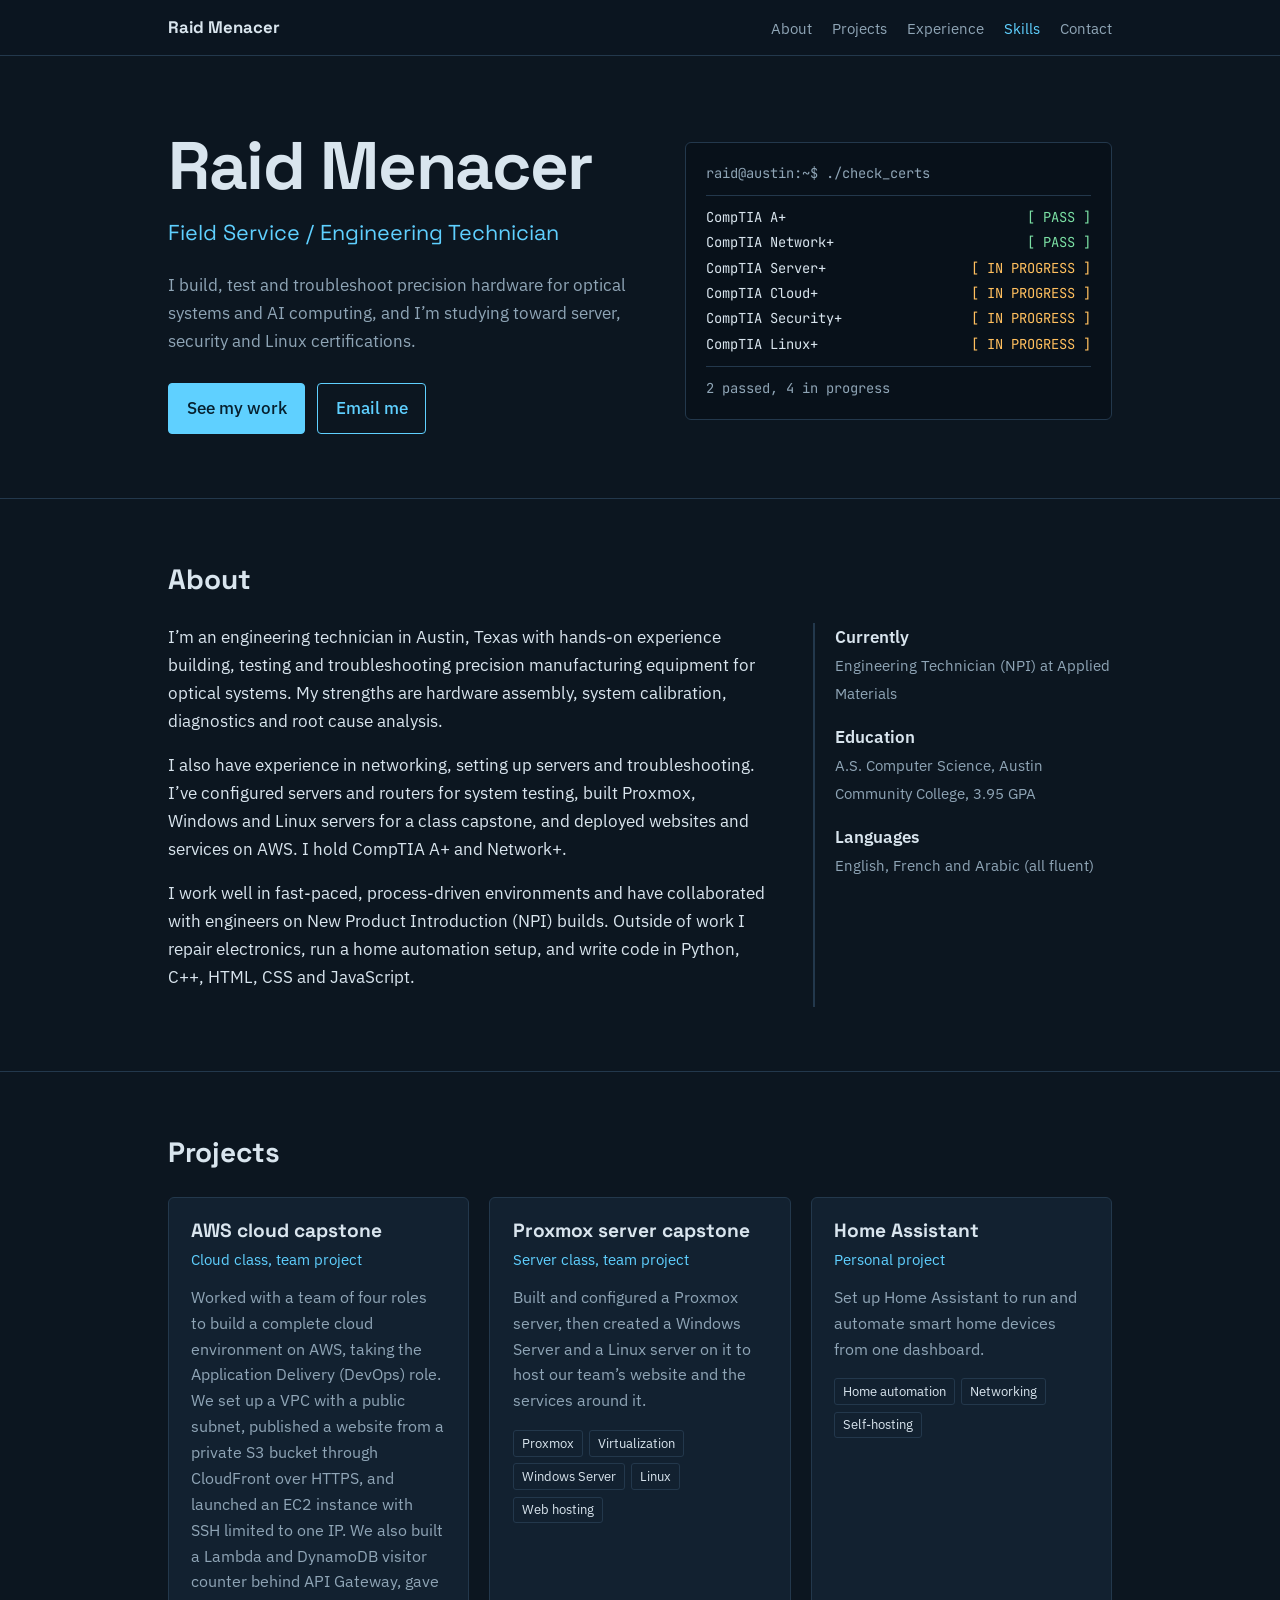
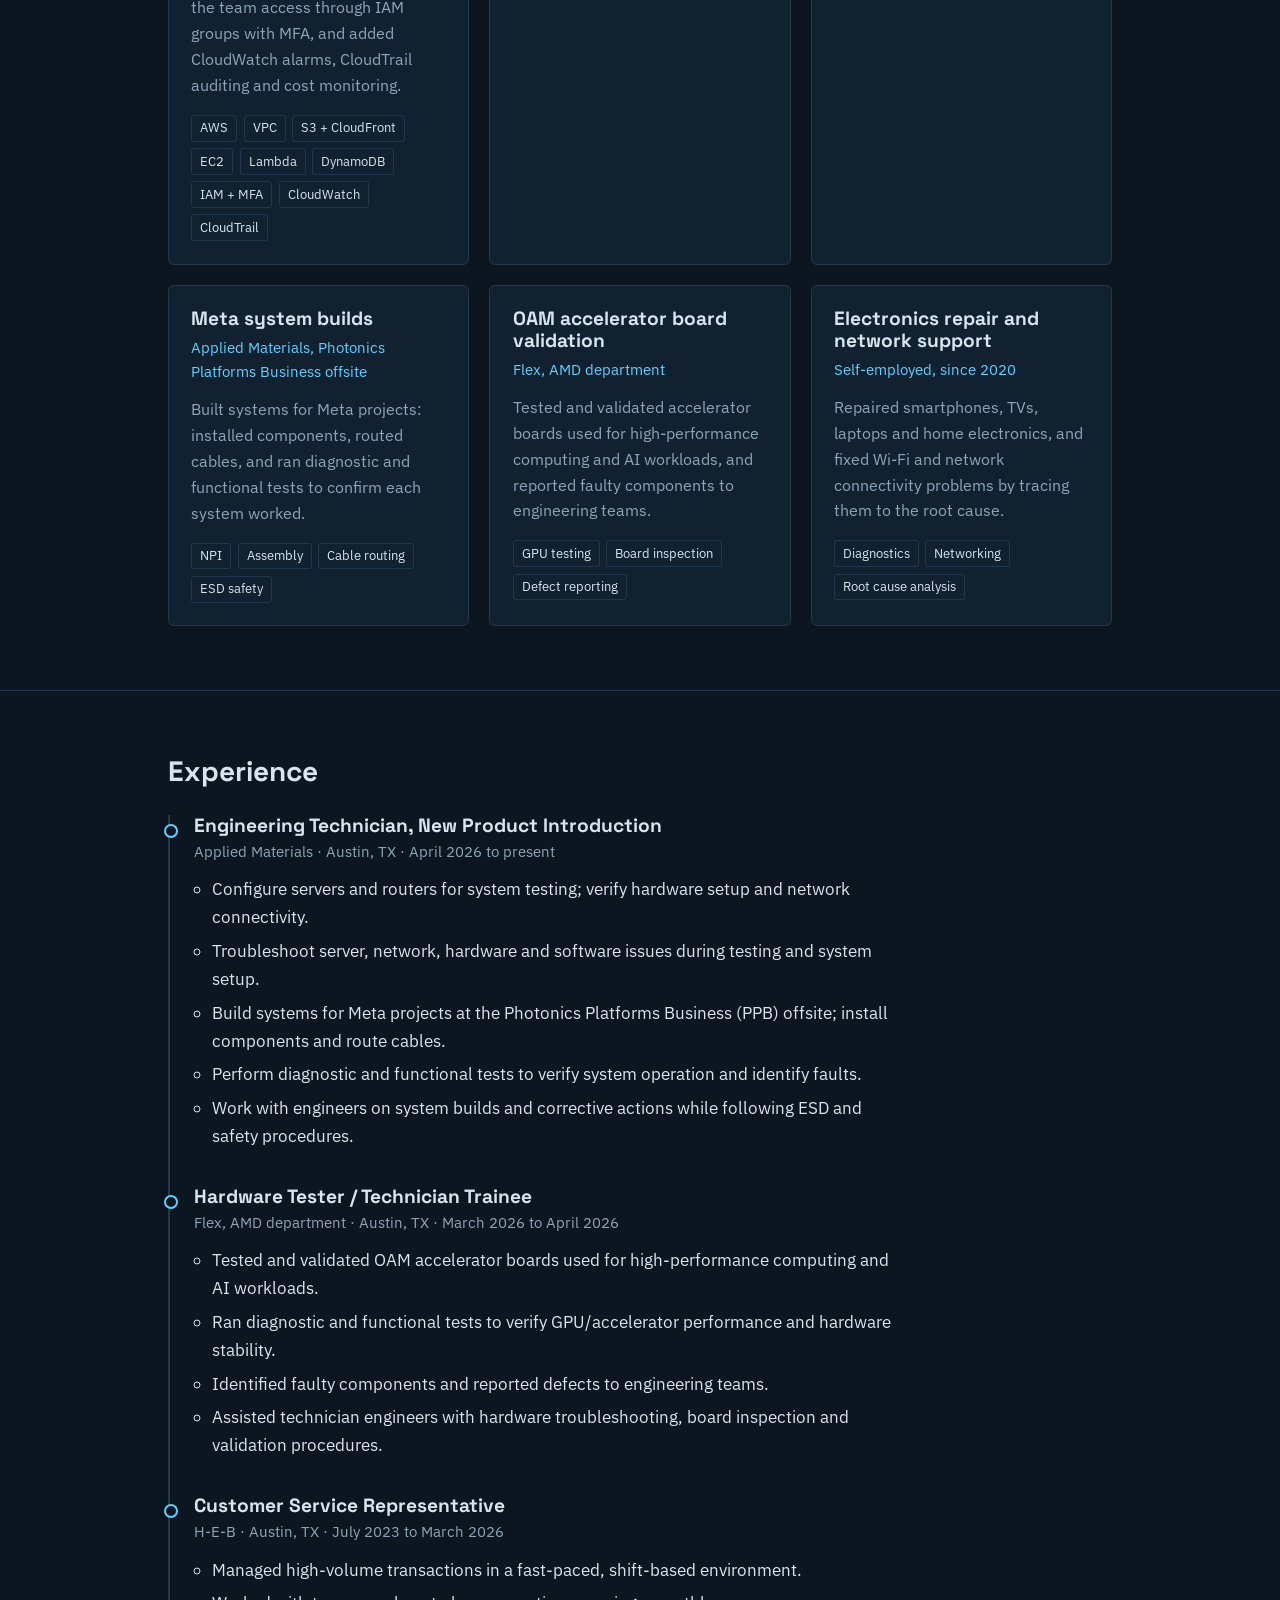
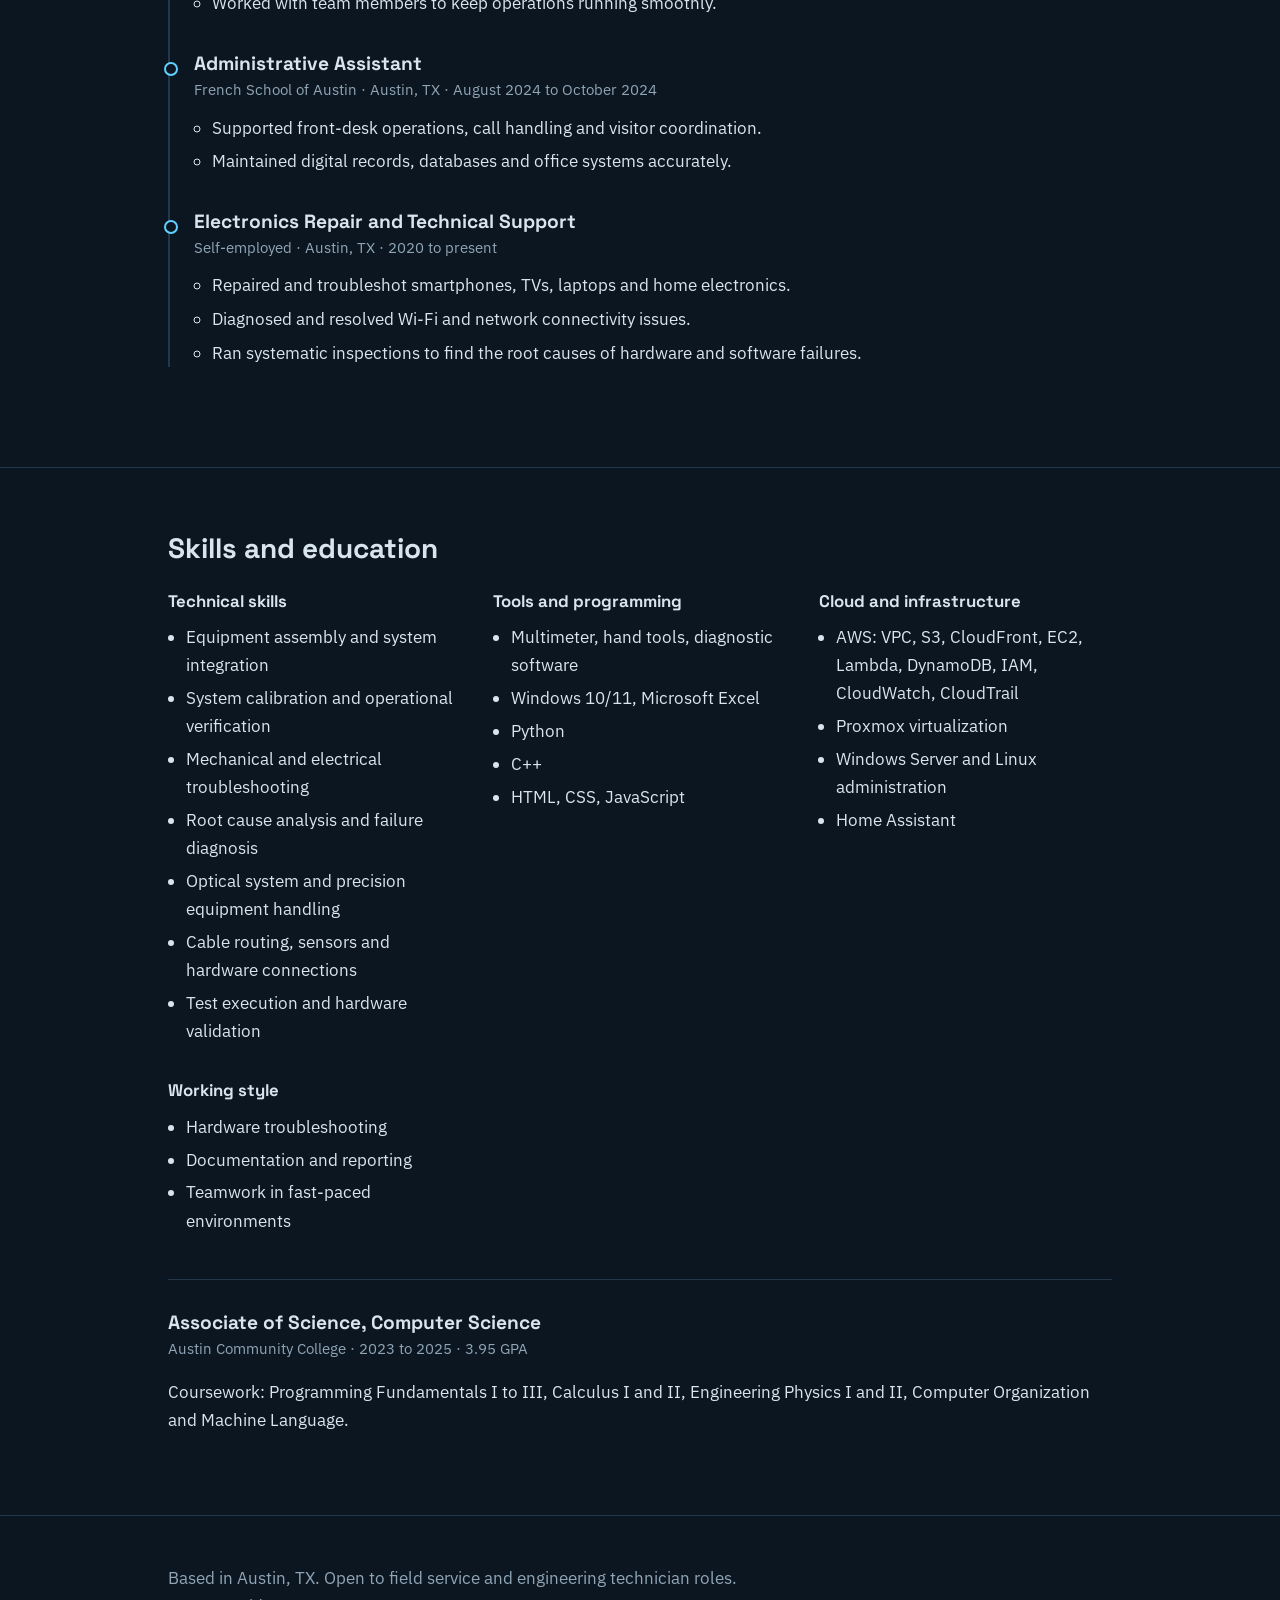
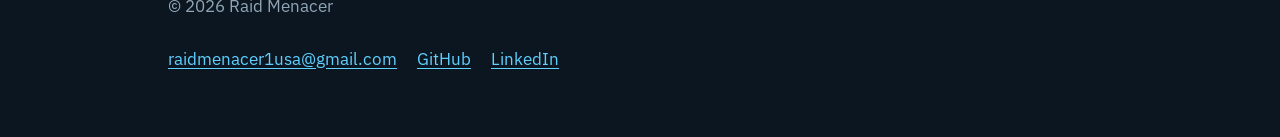
<file: index.html>
<!DOCTYPE html>
<html lang="en">
<head>
<meta charset="utf-8">
<meta name="viewport" content="width=device-width, initial-scale=1">
<title>Raid Menacer | Field Service / Engineering Technician</title>
<meta name="description" content="Engineering technician in Austin, TX building, testing and troubleshooting precision hardware for optical systems and AI computing.">
<link rel="preconnect" href="https://fonts.googleapis.com">
<link rel="preconnect" href="https://fonts.gstatic.com" crossorigin>
<link href="https://fonts.googleapis.com/css2?family=IBM+Plex+Sans:wght@400;500;600&family=JetBrains+Mono:wght@400;500&family=Space+Grotesk:wght@500;700&display=swap" rel="stylesheet">
<link rel="stylesheet" href="style.css">
</head>
<body>

<nav>
  <div class="wrap">
    <strong>Raid Menacer</strong>
    <ul>
      <li><a href="#about">About</a></li>
      <li><a href="#projects">Projects</a></li>
      <li><a href="#experience">Experience</a></li>
      <li><a href="#skills">Skills</a></li>
      <li><a href="#contact">Contact</a></li>
    </ul>
  </div>
</nav>

<header class="hero">
  <div class="wrap">
    <div>
      <h1>Raid Menacer</h1>
      <div class="role">Field Service / Engineering Technician</div>
      <p>I build, test and troubleshoot precision hardware for optical systems and AI computing, and I’m studying toward server, security and Linux certifications.</p>
      <div class="btns">
        <a class="btn fill" href="#projects">See my work</a>
        <a class="btn" href="mailto:raidmenacer1usa@gmail.com">Email me</a>
      </div>
    </div>

    <!-- Certification status readout. Edit the rows as your certifications change. -->
    <div class="readout" role="img" aria-label="Certification status: CompTIA A+ and Network+ passed; Server+, Security+ and Linux+ in progress">
      <div class="head">raid@austin:~$ ./check_certs</div>
      <div class="row"><span>CompTIA A+</span><span class="pass">[ PASS ]</span></div>
      <div class="row"><span>CompTIA Network+</span><span class="pass">[ PASS ]</span></div>
      <div class="row"><span>CompTIA Server+</span><span class="pending">[ IN PROGRESS ]</span></div>
      <div class="row"><span>CompTIA Cloud+</span><span class="pending">[ IN PROGRESS ]</span></div>
      <div class="row"><span>CompTIA Security+</span><span class="pending">[ IN PROGRESS ]</span></div>
      <div class="row"><span>CompTIA Linux+</span><span class="pending">[ IN PROGRESS ]</span></div>
      <div class="foot">2 passed, 4 in progress</div>
    </div>
  </div>
</header>

<main>
<section id="about">
  <div class="wrap">
    <h2>About</h2>
    <div class="about">
      <div>
        <p>I’m an engineering technician in Austin, Texas with hands-on experience building, testing and troubleshooting precision manufacturing equipment for optical systems. My strengths are hardware assembly, system calibration, diagnostics and root cause analysis.</p>
        <p>I also have experience in networking, setting up servers and troubleshooting. I’ve configured servers and routers for system testing, built Proxmox, Windows and Linux servers for a class capstone, and deployed websites and services on AWS. I hold CompTIA A+ and Network+.</p>
        <p>I work well in fast-paced, process-driven environments and have collaborated with engineers on New Product Introduction (NPI) builds. Outside of work I repair electronics, run a home automation setup, and write code in Python, C++, HTML, CSS and JavaScript.</p>
      </div>
      <ul class="facts">
        <li><b>Currently</b><span>Engineering Technician (NPI) at Applied Materials</span></li>
        <li><b>Education</b><span>A.S. Computer Science, Austin Community College, 3.95 GPA</span></li>
        <li><b>Languages</b><span>English, French and Arabic (all fluent)</span></li>
      </ul>
    </div>
  </div>
</section>

<section id="projects">
  <div class="wrap">
    <h2>Projects</h2>
    <div class="cards">
      <article class="card">
        <h3>AWS cloud capstone</h3>
        <p class="where">Cloud class, team project</p>
        <p>Worked with a team of four roles to build a complete cloud environment on AWS, taking the Application Delivery (DevOps) role. We set up a VPC with a public subnet, published a website from a private S3 bucket through CloudFront over HTTPS, and launched an EC2 instance with SSH limited to one IP. We also built a Lambda and DynamoDB visitor counter behind API Gateway, gave the team access through IAM groups with MFA, and added CloudWatch alarms, CloudTrail auditing and cost monitoring.</p>
        <ul class="tags"><li>AWS</li><li>VPC</li><li>S3 + CloudFront</li><li>EC2</li><li>Lambda</li><li>DynamoDB</li><li>IAM + MFA</li><li>CloudWatch</li><li>CloudTrail</li></ul>
      </article>
      <article class="card">
        <h3>Proxmox server capstone</h3>
        <p class="where">Server class, team project</p>
        <p>Built and configured a Proxmox server, then created a Windows Server and a Linux server on it to host our team’s website and the services around it.</p>
        <ul class="tags"><li>Proxmox</li><li>Virtualization</li><li>Windows Server</li><li>Linux</li><li>Web hosting</li></ul>
      </article>
      <article class="card">
        <h3>Home Assistant</h3>
        <p class="where">Personal project</p>
        <p>Set up Home Assistant to run and automate smart home devices from one dashboard.</p>
        <ul class="tags"><li>Home automation</li><li>Networking</li><li>Self-hosting</li></ul>
      </article>
      <article class="card">
        <h3>Meta system builds</h3>
        <p class="where">Applied Materials, Photonics Platforms Business offsite</p>
        <p>Built systems for Meta projects: installed components, routed cables, and ran diagnostic and functional tests to confirm each system worked.</p>
        <ul class="tags"><li>NPI</li><li>Assembly</li><li>Cable routing</li><li>ESD safety</li></ul>
      </article>
      <article class="card">
        <h3>OAM accelerator board validation</h3>
        <p class="where">Flex, AMD department</p>
        <p>Tested and validated accelerator boards used for high-performance computing and AI workloads, and reported faulty components to engineering teams.</p>
        <ul class="tags"><li>GPU testing</li><li>Board inspection</li><li>Defect reporting</li></ul>
      </article>
      <article class="card">
        <h3>Electronics repair and network support</h3>
        <p class="where">Self-employed, since 2020</p>
        <p>Repaired smartphones, TVs, laptops and home electronics, and fixed Wi-Fi and network connectivity problems by tracing them to the root cause.</p>
        <ul class="tags"><li>Diagnostics</li><li>Networking</li><li>Root cause analysis</li></ul>
      </article>
      <!-- To add a code project, copy one <article class="card"> block above and fill in:
           title, where (e.g. "Personal project"), a short description, tags, and a link to your GitHub repo. -->
    </div>
  </div>
</section>

<section id="experience">
  <div class="wrap">
    <h2>Experience</h2>
    <ol class="timeline">
      <li>
        <h3>Engineering Technician, New Product Introduction</h3>
        <p class="meta">Applied Materials · Austin, TX · April 2026 to present</p>
        <ul>
          <li>Configure servers and routers for system testing; verify hardware setup and network connectivity.</li>
          <li>Troubleshoot server, network, hardware and software issues during testing and system setup.</li>
          <li>Build systems for Meta projects at the Photonics Platforms Business (PPB) offsite; install components and route cables.</li>
          <li>Perform diagnostic and functional tests to verify system operation and identify faults.</li>
          <li>Work with engineers on system builds and corrective actions while following ESD and safety procedures.</li>
        </ul>
      </li>
      <li>
        <h3>Hardware Tester / Technician Trainee</h3>
        <p class="meta">Flex, AMD department · Austin, TX · March 2026 to April 2026</p>
        <ul>
          <li>Tested and validated OAM accelerator boards used for high-performance computing and AI workloads.</li>
          <li>Ran diagnostic and functional tests to verify GPU/accelerator performance and hardware stability.</li>
          <li>Identified faulty components and reported defects to engineering teams.</li>
          <li>Assisted technician engineers with hardware troubleshooting, board inspection and validation procedures.</li>
        </ul>
      </li>
      <li>
        <h3>Customer Service Representative</h3>
        <p class="meta">H-E-B · Austin, TX · July 2023 to March 2026</p>
        <ul>
          <li>Managed high-volume transactions in a fast-paced, shift-based environment.</li>
          <li>Worked with team members to keep operations running smoothly.</li>
        </ul>
      </li>
      <li>
        <h3>Administrative Assistant</h3>
        <p class="meta">French School of Austin · Austin, TX · August 2024 to October 2024</p>
        <ul>
          <li>Supported front-desk operations, call handling and visitor coordination.</li>
          <li>Maintained digital records, databases and office systems accurately.</li>
        </ul>
      </li>
      <li>
        <h3>Electronics Repair and Technical Support</h3>
        <p class="meta">Self-employed · Austin, TX · 2020 to present</p>
        <ul>
          <li>Repaired and troubleshot smartphones, TVs, laptops and home electronics.</li>
          <li>Diagnosed and resolved Wi-Fi and network connectivity issues.</li>
          <li>Ran systematic inspections to find the root causes of hardware and software failures.</li>
        </ul>
      </li>
    </ol>
  </div>
</section>

<section id="skills">
  <div class="wrap">
    <h2>Skills and education</h2>
    <div class="cols">
      <div>
        <h3>Technical skills</h3>
        <ul>
          <li>Equipment assembly and system integration</li>
          <li>System calibration and operational verification</li>
          <li>Mechanical and electrical troubleshooting</li>
          <li>Root cause analysis and failure diagnosis</li>
          <li>Optical system and precision equipment handling</li>
          <li>Cable routing, sensors and hardware connections</li>
          <li>Test execution and hardware validation</li>
        </ul>
      </div>
      <div>
        <h3>Tools and programming</h3>
        <ul>
          <li>Multimeter, hand tools, diagnostic software</li>
          <li>Windows 10/11, Microsoft Excel</li>
          <li>Python</li>
          <li>C++</li>
          <li>HTML, CSS, JavaScript</li>
        </ul>
      </div>
      <div>
        <h3>Cloud and infrastructure</h3>
        <ul>
          <li>AWS: VPC, S3, CloudFront, EC2, Lambda, DynamoDB, IAM, CloudWatch, CloudTrail</li>
          <li>Proxmox virtualization</li>
          <li>Windows Server and Linux administration</li>
          <li>Home Assistant</li>
        </ul>
      </div>
      <div>
        <h3>Working style</h3>
        <ul>
          <li>Hardware troubleshooting</li>
          <li>Documentation and reporting</li>
          <li>Teamwork in fast-paced environments</li>
        </ul>
      </div>
    </div>
    <div class="edu">
      <h3>Associate of Science, Computer Science</h3>
      <p class="meta">Austin Community College · 2023 to 2025 · 3.95 GPA</p>
      <p>Coursework: Programming Fundamentals I to III, Calculus I and II, Engineering Physics I and II, Computer Organization and Machine Language.</p>
    </div>
  </div>
</section>
</main>

<footer id="contact">
  <div class="wrap">
    <p>Based in Austin, TX. Open to field service and engineering technician roles.<br>&copy; <span id="year">2026</span> Raid Menacer</p>
    <div class="links">
      <a href="mailto:raidmenacer1usa@gmail.com">raidmenacer1usa@gmail.com</a>
      <a href="https://github.com/raidmncr">GitHub</a>
      <a href="https://www.linkedin.com/in/raid-menacer-aa8678332">LinkedIn</a>
    </div>
  </div>
</footer>

<script src="script.js"></script>
</body>
</html>
</file>
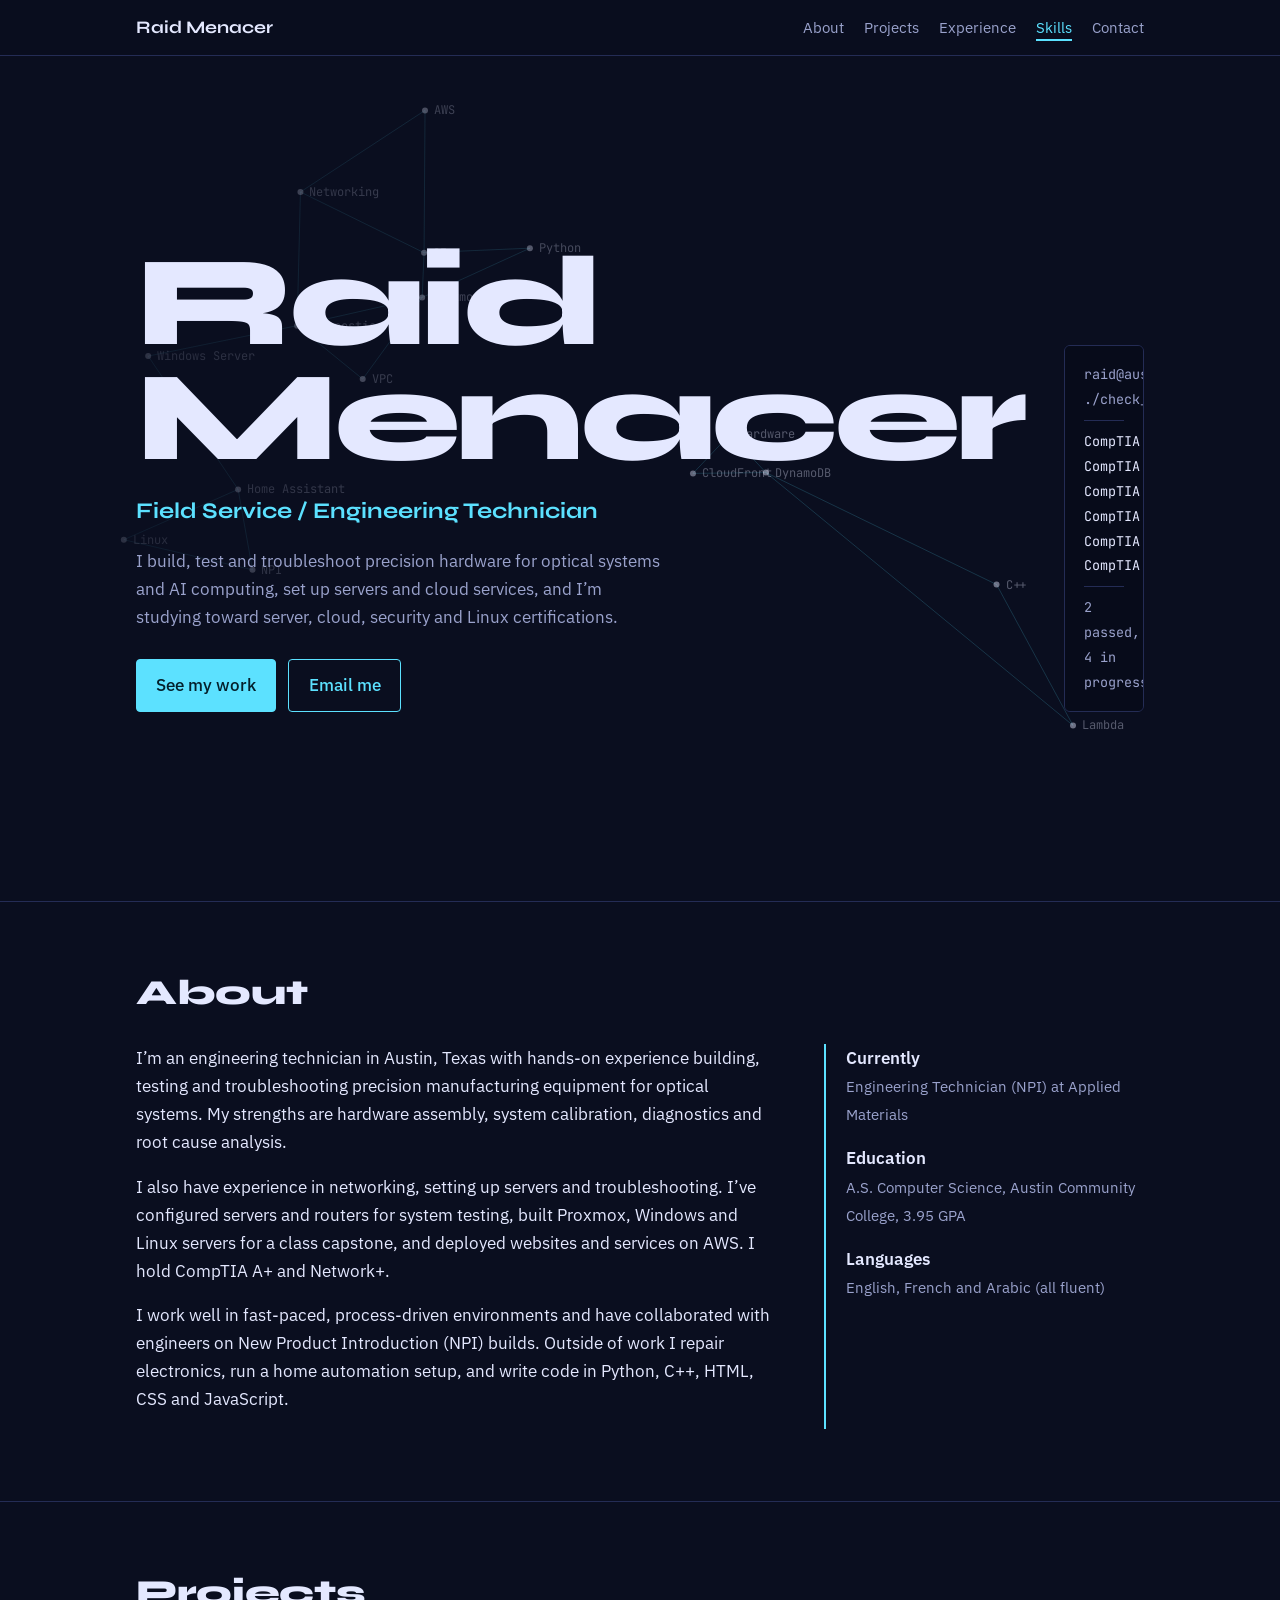
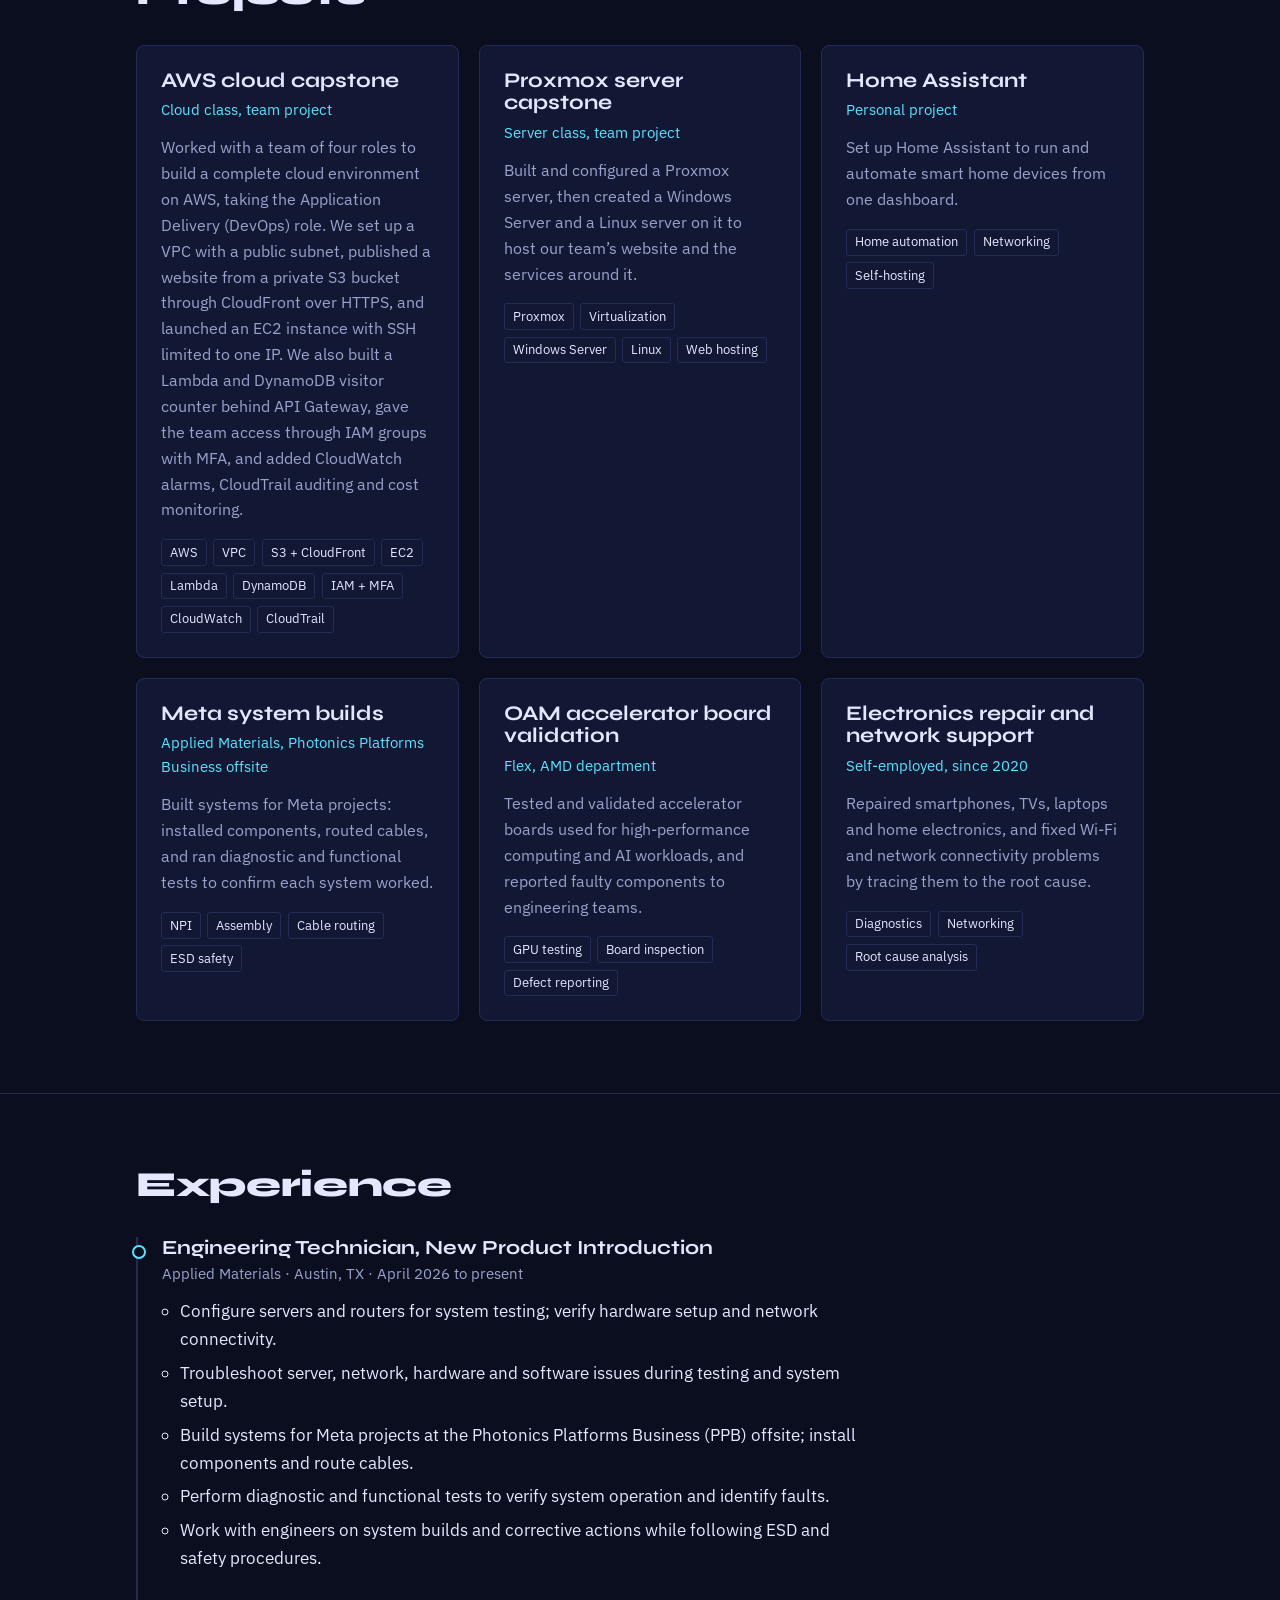
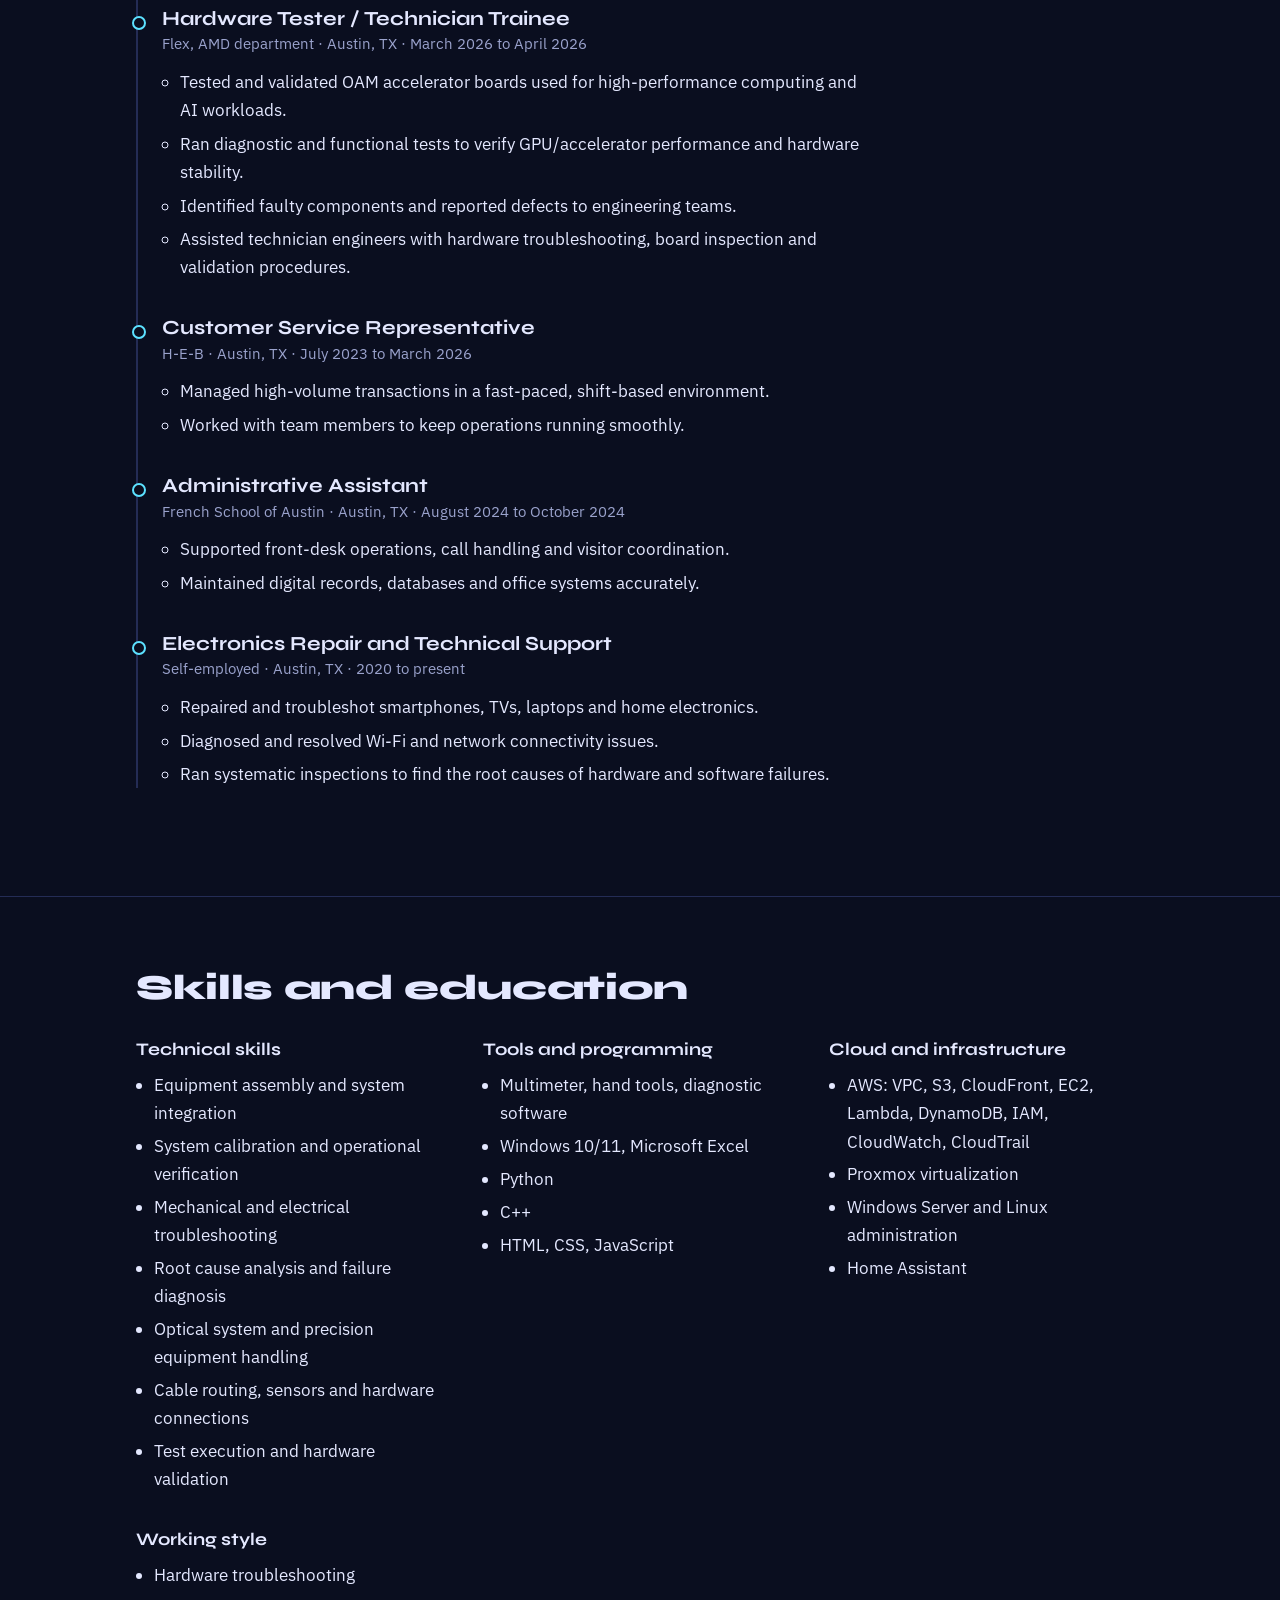
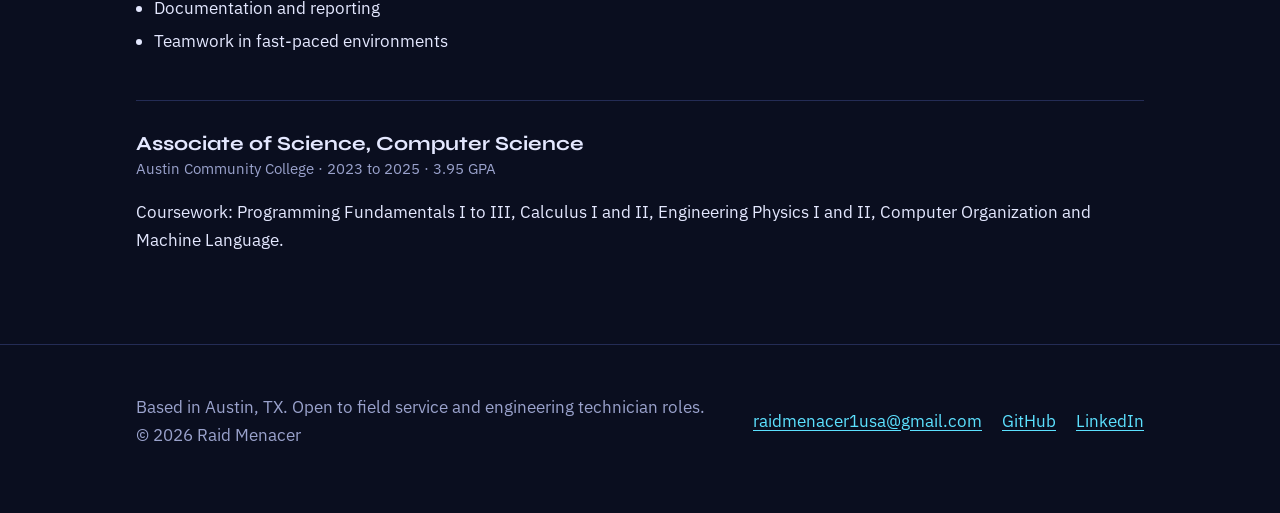
<file: InteractiveWeb/index.html>
<!DOCTYPE html>
<html lang="en">
<head>
<meta charset="utf-8">
<meta name="viewport" content="width=device-width, initial-scale=1">
<title>Raid Menacer | Field Service / Engineering Technician</title>
<meta name="description" content="Engineering technician in Austin, TX building, testing and troubleshooting precision hardware for optical systems and AI computing.">
<link rel="preconnect" href="https://fonts.googleapis.com">
<link rel="preconnect" href="https://fonts.gstatic.com" crossorigin>
<link href="https://fonts.googleapis.com/css2?family=IBM+Plex+Sans:wght@400;500;600&family=JetBrains+Mono:wght@400;500&family=Syne:wght@700;800&display=swap" rel="stylesheet">
<link rel="stylesheet" href="style.css">
</head>
<body>

<nav>
  <div class="wrap">
    <strong>Raid Menacer</strong>
    <ul>
      <li><a href="#about">About</a></li>
      <li><a href="#projects">Projects</a></li>
      <li><a href="#experience">Experience</a></li>
      <li><a href="#skills">Skills</a></li>
      <li><a href="#contact">Contact</a></li>
    </ul>
  </div>
</nav>

<header class="hero">
  <canvas id="net" aria-hidden="true"></canvas>
  <div class="wrap hero-in">
    <div>
      <h1>Raid<br>Menacer</h1>
      <div class="role">Field Service / Engineering Technician</div>
      <p>I build, test and troubleshoot precision hardware for optical systems and AI computing, set up servers and cloud services, and I’m studying toward server, cloud, security and Linux certifications.</p>
      <div class="btns">
        <a class="btn fill" href="#projects">See my work</a>
        <a class="btn" href="mailto:raidmenacer1usa@gmail.com">Email me</a>
      </div>
    </div>

    <!-- Certification status readout. Edit the rows as your certifications change. -->
    <div class="readout" role="img" aria-label="Certification status: CompTIA A+ and Network+ passed; Server+, Cloud+, Security+ and Linux+ in progress">
      <div class="head">raid@austin:~$ ./check_certs</div>
      <div class="row"><span>CompTIA A+</span><span class="pass">[ PASS ]</span></div>
      <div class="row"><span>CompTIA Network+</span><span class="pass">[ PASS ]</span></div>
      <div class="row"><span>CompTIA Server+</span><span class="pending">[ IN PROGRESS ]</span></div>
      <div class="row"><span>CompTIA Cloud+</span><span class="pending">[ IN PROGRESS ]</span></div>
      <div class="row"><span>CompTIA Security+</span><span class="pending">[ IN PROGRESS ]</span></div>
      <div class="row"><span>CompTIA Linux+</span><span class="pending">[ IN PROGRESS ]</span></div>
      <div class="foot">2 passed, 4 in progress</div>
    </div>
  </div>
</header>

<main>
<section id="about">
  <div class="wrap">
    <h2>About</h2>
    <div class="about">
      <div>
        <p>I’m an engineering technician in Austin, Texas with hands-on experience building, testing and troubleshooting precision manufacturing equipment for optical systems. My strengths are hardware assembly, system calibration, diagnostics and root cause analysis.</p>
        <p>I also have experience in networking, setting up servers and troubleshooting. I’ve configured servers and routers for system testing, built Proxmox, Windows and Linux servers for a class capstone, and deployed websites and services on AWS. I hold CompTIA A+ and Network+.</p>
        <p>I work well in fast-paced, process-driven environments and have collaborated with engineers on New Product Introduction (NPI) builds. Outside of work I repair electronics, run a home automation setup, and write code in Python, C++, HTML, CSS and JavaScript.</p>
      </div>
      <ul class="facts">
        <li><b>Currently</b><span>Engineering Technician (NPI) at Applied Materials</span></li>
        <li><b>Education</b><span>A.S. Computer Science, Austin Community College, 3.95 GPA</span></li>
        <li><b>Languages</b><span>English, French and Arabic (all fluent)</span></li>
      </ul>
    </div>
  </div>
</section>

<section id="projects">
  <div class="wrap">
    <h2>Projects</h2>
    <div class="cards">
      <article class="card">
        <h3>AWS cloud capstone</h3>
        <p class="where">Cloud class, team project</p>
        <p>Worked with a team of four roles to build a complete cloud environment on AWS, taking the Application Delivery (DevOps) role. We set up a VPC with a public subnet, published a website from a private S3 bucket through CloudFront over HTTPS, and launched an EC2 instance with SSH limited to one IP. We also built a Lambda and DynamoDB visitor counter behind API Gateway, gave the team access through IAM groups with MFA, and added CloudWatch alarms, CloudTrail auditing and cost monitoring.</p>
        <ul class="tags"><li>AWS</li><li>VPC</li><li>S3 + CloudFront</li><li>EC2</li><li>Lambda</li><li>DynamoDB</li><li>IAM + MFA</li><li>CloudWatch</li><li>CloudTrail</li></ul>
      </article>
      <article class="card">
        <h3>Proxmox server capstone</h3>
        <p class="where">Server class, team project</p>
        <p>Built and configured a Proxmox server, then created a Windows Server and a Linux server on it to host our team’s website and the services around it.</p>
        <ul class="tags"><li>Proxmox</li><li>Virtualization</li><li>Windows Server</li><li>Linux</li><li>Web hosting</li></ul>
      </article>
      <article class="card">
        <h3>Home Assistant</h3>
        <p class="where">Personal project</p>
        <p>Set up Home Assistant to run and automate smart home devices from one dashboard.</p>
        <ul class="tags"><li>Home automation</li><li>Networking</li><li>Self-hosting</li></ul>
      </article>
      <article class="card">
        <h3>Meta system builds</h3>
        <p class="where">Applied Materials, Photonics Platforms Business offsite</p>
        <p>Built systems for Meta projects: installed components, routed cables, and ran diagnostic and functional tests to confirm each system worked.</p>
        <ul class="tags"><li>NPI</li><li>Assembly</li><li>Cable routing</li><li>ESD safety</li></ul>
      </article>
      <article class="card">
        <h3>OAM accelerator board validation</h3>
        <p class="where">Flex, AMD department</p>
        <p>Tested and validated accelerator boards used for high-performance computing and AI workloads, and reported faulty components to engineering teams.</p>
        <ul class="tags"><li>GPU testing</li><li>Board inspection</li><li>Defect reporting</li></ul>
      </article>
      <article class="card">
        <h3>Electronics repair and network support</h3>
        <p class="where">Self-employed, since 2020</p>
        <p>Repaired smartphones, TVs, laptops and home electronics, and fixed Wi-Fi and network connectivity problems by tracing them to the root cause.</p>
        <ul class="tags"><li>Diagnostics</li><li>Networking</li><li>Root cause analysis</li></ul>
      </article>
      <!-- To add a code project, copy one <article class="card"> block above and fill in:
           title, where (e.g. "Personal project"), a short description, tags, and a link to your GitHub repo. -->
    </div>
  </div>
</section>

<section id="experience">
  <div class="wrap">
    <h2>Experience</h2>
    <ol class="timeline">
      <li>
        <h3>Engineering Technician, New Product Introduction</h3>
        <p class="meta">Applied Materials · Austin, TX · April 2026 to present</p>
        <ul>
          <li>Configure servers and routers for system testing; verify hardware setup and network connectivity.</li>
          <li>Troubleshoot server, network, hardware and software issues during testing and system setup.</li>
          <li>Build systems for Meta projects at the Photonics Platforms Business (PPB) offsite; install components and route cables.</li>
          <li>Perform diagnostic and functional tests to verify system operation and identify faults.</li>
          <li>Work with engineers on system builds and corrective actions while following ESD and safety procedures.</li>
        </ul>
      </li>
      <li>
        <h3>Hardware Tester / Technician Trainee</h3>
        <p class="meta">Flex, AMD department · Austin, TX · March 2026 to April 2026</p>
        <ul>
          <li>Tested and validated OAM accelerator boards used for high-performance computing and AI workloads.</li>
          <li>Ran diagnostic and functional tests to verify GPU/accelerator performance and hardware stability.</li>
          <li>Identified faulty components and reported defects to engineering teams.</li>
          <li>Assisted technician engineers with hardware troubleshooting, board inspection and validation procedures.</li>
        </ul>
      </li>
      <li>
        <h3>Customer Service Representative</h3>
        <p class="meta">H-E-B · Austin, TX · July 2023 to March 2026</p>
        <ul>
          <li>Managed high-volume transactions in a fast-paced, shift-based environment.</li>
          <li>Worked with team members to keep operations running smoothly.</li>
        </ul>
      </li>
      <li>
        <h3>Administrative Assistant</h3>
        <p class="meta">French School of Austin · Austin, TX · August 2024 to October 2024</p>
        <ul>
          <li>Supported front-desk operations, call handling and visitor coordination.</li>
          <li>Maintained digital records, databases and office systems accurately.</li>
        </ul>
      </li>
      <li>
        <h3>Electronics Repair and Technical Support</h3>
        <p class="meta">Self-employed · Austin, TX · 2020 to present</p>
        <ul>
          <li>Repaired and troubleshot smartphones, TVs, laptops and home electronics.</li>
          <li>Diagnosed and resolved Wi-Fi and network connectivity issues.</li>
          <li>Ran systematic inspections to find the root causes of hardware and software failures.</li>
        </ul>
      </li>
    </ol>
  </div>
</section>

<section id="skills">
  <div class="wrap">
    <h2>Skills and education</h2>
    <div class="cols">
      <div>
        <h3>Technical skills</h3>
        <ul>
          <li>Equipment assembly and system integration</li>
          <li>System calibration and operational verification</li>
          <li>Mechanical and electrical troubleshooting</li>
          <li>Root cause analysis and failure diagnosis</li>
          <li>Optical system and precision equipment handling</li>
          <li>Cable routing, sensors and hardware connections</li>
          <li>Test execution and hardware validation</li>
        </ul>
      </div>
      <div>
        <h3>Tools and programming</h3>
        <ul>
          <li>Multimeter, hand tools, diagnostic software</li>
          <li>Windows 10/11, Microsoft Excel</li>
          <li>Python</li>
          <li>C++</li>
          <li>HTML, CSS, JavaScript</li>
        </ul>
      </div>
      <div>
        <h3>Cloud and infrastructure</h3>
        <ul>
          <li>AWS: VPC, S3, CloudFront, EC2, Lambda, DynamoDB, IAM, CloudWatch, CloudTrail</li>
          <li>Proxmox virtualization</li>
          <li>Windows Server and Linux administration</li>
          <li>Home Assistant</li>
        </ul>
      </div>
      <div>
        <h3>Working style</h3>
        <ul>
          <li>Hardware troubleshooting</li>
          <li>Documentation and reporting</li>
          <li>Teamwork in fast-paced environments</li>
        </ul>
      </div>
    </div>
    <div class="edu">
      <h3>Associate of Science, Computer Science</h3>
      <p class="meta">Austin Community College · 2023 to 2025 · 3.95 GPA</p>
      <p>Coursework: Programming Fundamentals I to III, Calculus I and II, Engineering Physics I and II, Computer Organization and Machine Language.</p>
    </div>
  </div>
</section>
</main>

<footer id="contact">
  <div class="wrap">
    <p>Based in Austin, TX. Open to field service and engineering technician roles.<br>&copy; <span id="year">2026</span> Raid Menacer</p>
    <div class="links">
      <a href="mailto:raidmenacer1usa@gmail.com">raidmenacer1usa@gmail.com</a>
      <a href="https://github.com/raidmncr" target="_blank" rel="noopener">GitHub</a>
      <a href="https://www.linkedin.com/in/raid-menacer-aa8678332" target="_blank" rel="noopener">LinkedIn</a>
    </div>
  </div>
</footer>

<script src="script.js"></script>
</body>
</html>
</file>
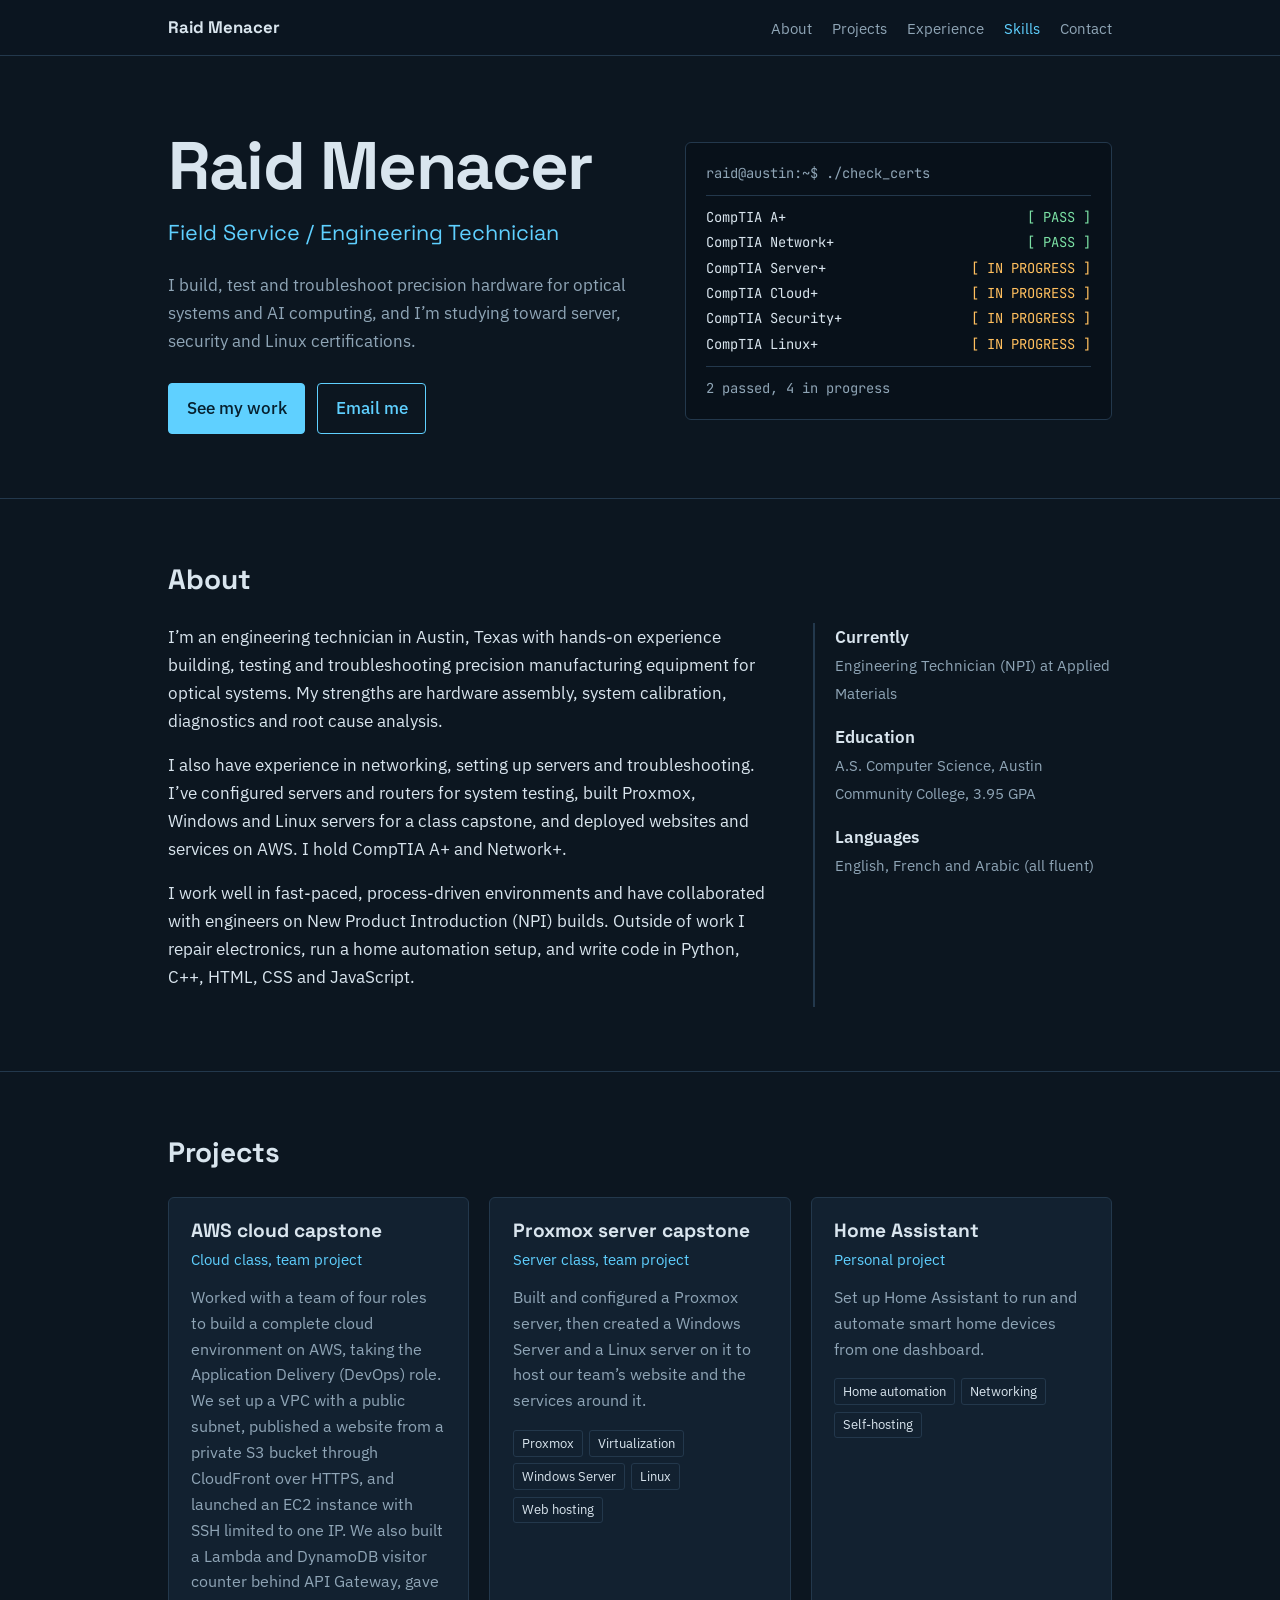
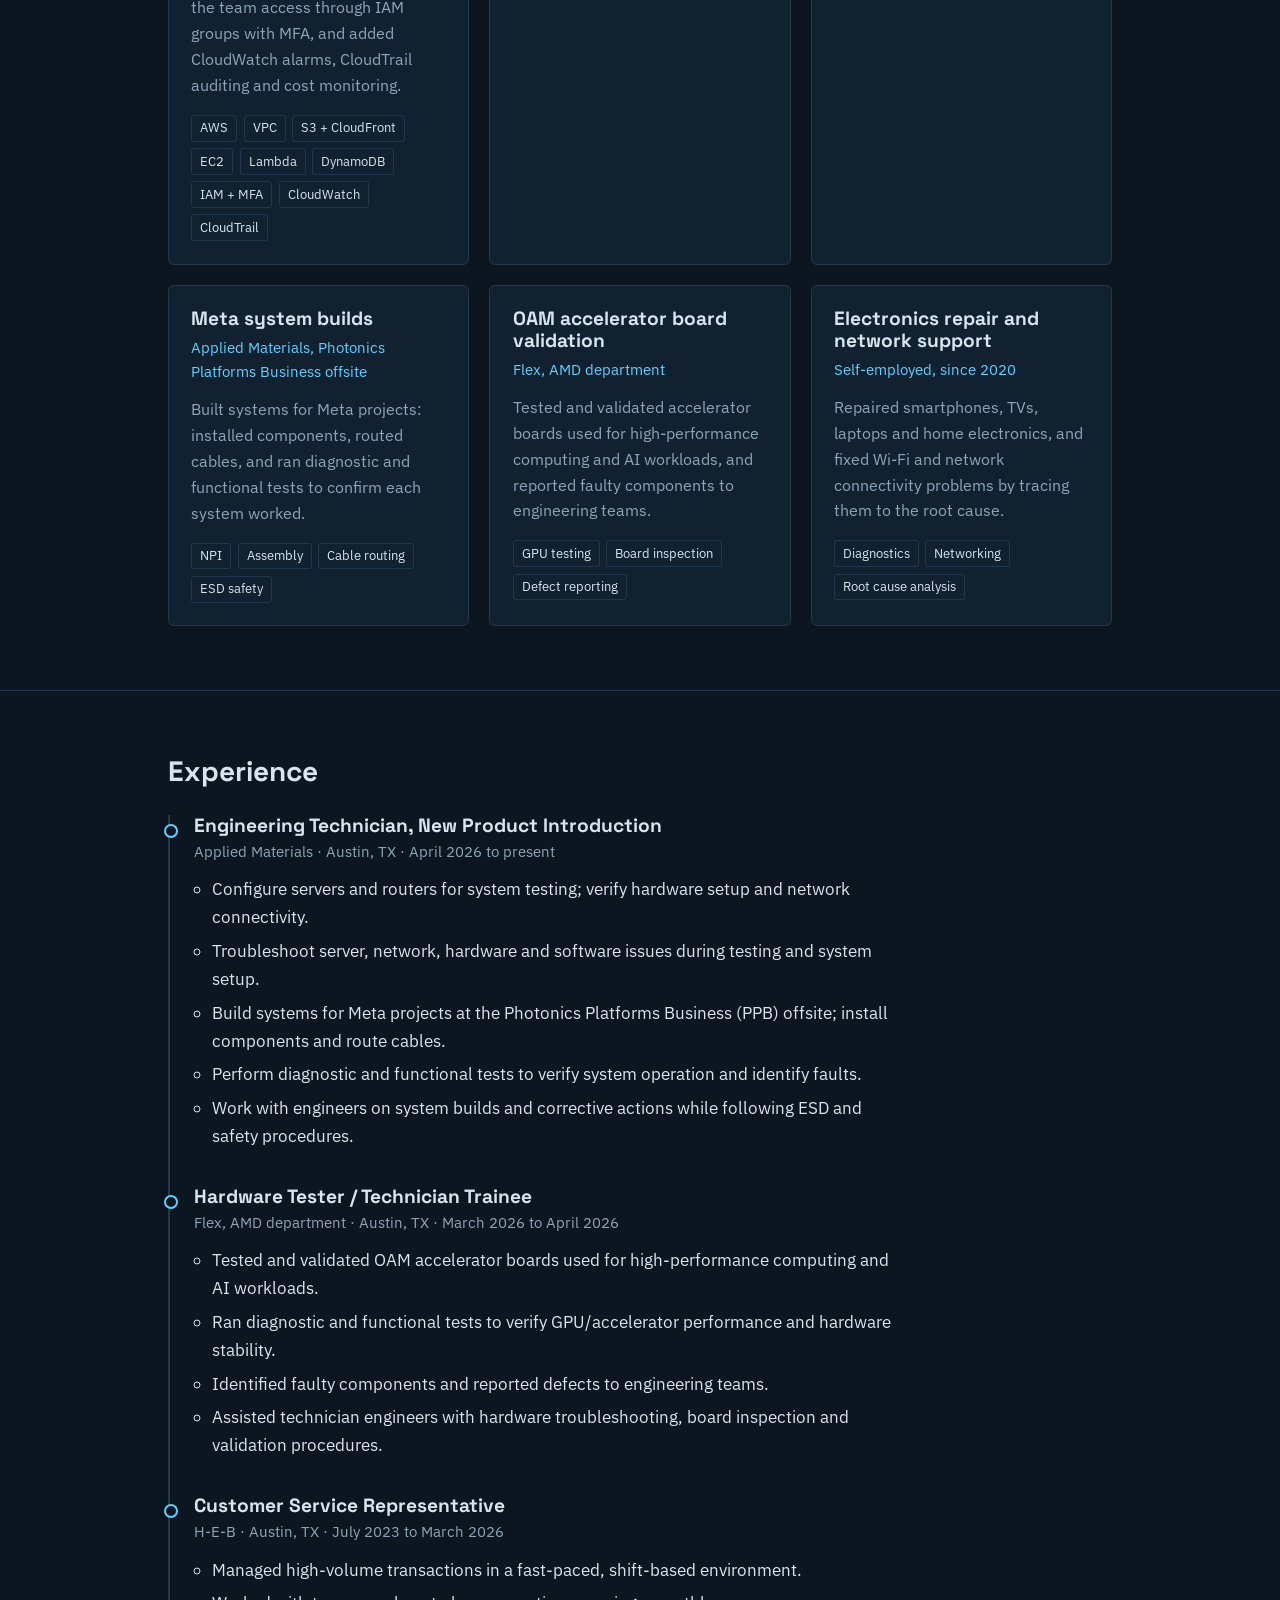
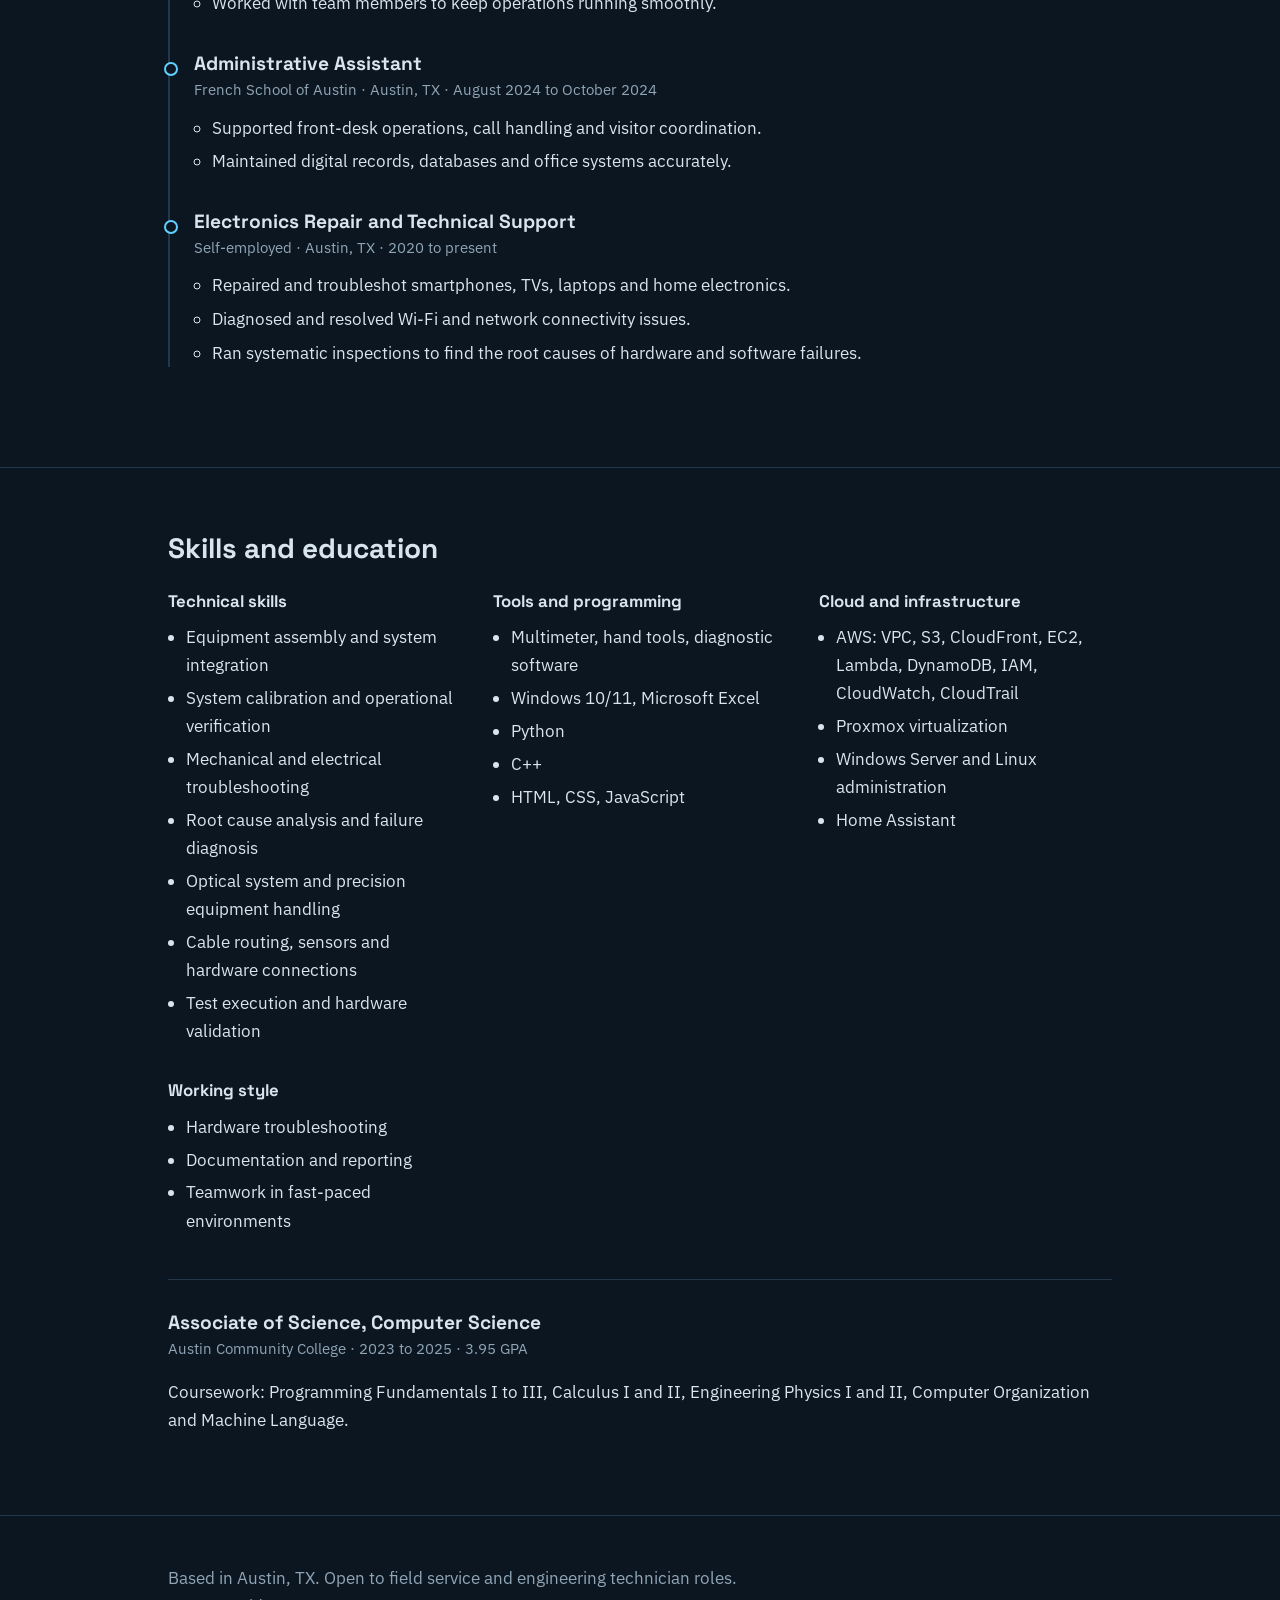
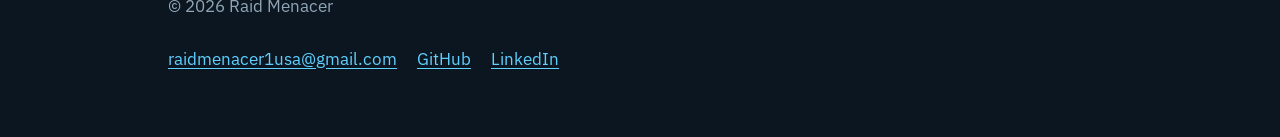
<file: Portfolio/index.html>
<!DOCTYPE html>
<html lang="en">
<head>
<meta charset="utf-8">
<meta name="viewport" content="width=device-width, initial-scale=1">
<title>Raid Menacer | Field Service / Engineering Technician</title>
<meta name="description" content="Engineering technician in Austin, TX building, testing and troubleshooting precision hardware for optical systems and AI computing.">
<link rel="preconnect" href="https://fonts.googleapis.com">
<link rel="preconnect" href="https://fonts.gstatic.com" crossorigin>
<link href="https://fonts.googleapis.com/css2?family=IBM+Plex+Sans:wght@400;500;600&family=JetBrains+Mono:wght@400;500&family=Space+Grotesk:wght@500;700&display=swap" rel="stylesheet">
<link rel="stylesheet" href="style.css">
</head>
<body>

<nav>
  <div class="wrap">
    <strong>Raid Menacer</strong>
    <ul>
      <li><a href="#about">About</a></li>
      <li><a href="#projects">Projects</a></li>
      <li><a href="#experience">Experience</a></li>
      <li><a href="#skills">Skills</a></li>
      <li><a href="#contact">Contact</a></li>
    </ul>
  </div>
</nav>

<header class="hero">
  <div class="wrap">
    <div>
      <h1>Raid Menacer</h1>
      <div class="role">Field Service / Engineering Technician</div>
      <p>I build, test and troubleshoot precision hardware for optical systems and AI computing, and I’m studying toward server, security and Linux certifications.</p>
      <div class="btns">
        <a class="btn fill" href="#projects">See my work</a>
        <a class="btn" href="mailto:raidmenacer1usa@gmail.com">Email me</a>
      </div>
    </div>

    <!-- Certification status readout. Edit the rows as your certifications change. -->
    <div class="readout" role="img" aria-label="Certification status: CompTIA A+ and Network+ passed; Server+, Security+ and Linux+ in progress">
      <div class="head">raid@austin:~$ ./check_certs</div>
      <div class="row"><span>CompTIA A+</span><span class="pass">[ PASS ]</span></div>
      <div class="row"><span>CompTIA Network+</span><span class="pass">[ PASS ]</span></div>
      <div class="row"><span>CompTIA Server+</span><span class="pending">[ IN PROGRESS ]</span></div>
      <div class="row"><span>CompTIA Cloud+</span><span class="pending">[ IN PROGRESS ]</span></div>
      <div class="row"><span>CompTIA Security+</span><span class="pending">[ IN PROGRESS ]</span></div>
      <div class="row"><span>CompTIA Linux+</span><span class="pending">[ IN PROGRESS ]</span></div>
      <div class="foot">2 passed, 4 in progress</div>
    </div>
  </div>
</header>

<main>
<section id="about">
  <div class="wrap">
    <h2>About</h2>
    <div class="about">
      <div>
        <p>I’m an engineering technician in Austin, Texas with hands-on experience building, testing and troubleshooting precision manufacturing equipment for optical systems. My strengths are hardware assembly, system calibration, diagnostics and root cause analysis.</p>
        <p>I also have experience in networking, setting up servers and troubleshooting. I’ve configured servers and routers for system testing, built Proxmox, Windows and Linux servers for a class capstone, and deployed websites and services on AWS. I hold CompTIA A+ and Network+.</p>
        <p>I work well in fast-paced, process-driven environments and have collaborated with engineers on New Product Introduction (NPI) builds. Outside of work I repair electronics, run a home automation setup, and write code in Python, C++, HTML, CSS and JavaScript.</p>
      </div>
      <ul class="facts">
        <li><b>Currently</b><span>Engineering Technician (NPI) at Applied Materials</span></li>
        <li><b>Education</b><span>A.S. Computer Science, Austin Community College, 3.95 GPA</span></li>
        <li><b>Languages</b><span>English, French and Arabic (all fluent)</span></li>
      </ul>
    </div>
  </div>
</section>

<section id="projects">
  <div class="wrap">
    <h2>Projects</h2>
    <div class="cards">
      <article class="card">
        <h3>AWS cloud capstone</h3>
        <p class="where">Cloud class, team project</p>
        <p>Worked with a team of four roles to build a complete cloud environment on AWS, taking the Application Delivery (DevOps) role. We set up a VPC with a public subnet, published a website from a private S3 bucket through CloudFront over HTTPS, and launched an EC2 instance with SSH limited to one IP. We also built a Lambda and DynamoDB visitor counter behind API Gateway, gave the team access through IAM groups with MFA, and added CloudWatch alarms, CloudTrail auditing and cost monitoring.</p>
        <ul class="tags"><li>AWS</li><li>VPC</li><li>S3 + CloudFront</li><li>EC2</li><li>Lambda</li><li>DynamoDB</li><li>IAM + MFA</li><li>CloudWatch</li><li>CloudTrail</li></ul>
      </article>
      <article class="card">
        <h3>Proxmox server capstone</h3>
        <p class="where">Server class, team project</p>
        <p>Built and configured a Proxmox server, then created a Windows Server and a Linux server on it to host our team’s website and the services around it.</p>
        <ul class="tags"><li>Proxmox</li><li>Virtualization</li><li>Windows Server</li><li>Linux</li><li>Web hosting</li></ul>
      </article>
      <article class="card">
        <h3>Home Assistant</h3>
        <p class="where">Personal project</p>
        <p>Set up Home Assistant to run and automate smart home devices from one dashboard.</p>
        <ul class="tags"><li>Home automation</li><li>Networking</li><li>Self-hosting</li></ul>
      </article>
      <article class="card">
        <h3>Meta system builds</h3>
        <p class="where">Applied Materials, Photonics Platforms Business offsite</p>
        <p>Built systems for Meta projects: installed components, routed cables, and ran diagnostic and functional tests to confirm each system worked.</p>
        <ul class="tags"><li>NPI</li><li>Assembly</li><li>Cable routing</li><li>ESD safety</li></ul>
      </article>
      <article class="card">
        <h3>OAM accelerator board validation</h3>
        <p class="where">Flex, AMD department</p>
        <p>Tested and validated accelerator boards used for high-performance computing and AI workloads, and reported faulty components to engineering teams.</p>
        <ul class="tags"><li>GPU testing</li><li>Board inspection</li><li>Defect reporting</li></ul>
      </article>
      <article class="card">
        <h3>Electronics repair and network support</h3>
        <p class="where">Self-employed, since 2020</p>
        <p>Repaired smartphones, TVs, laptops and home electronics, and fixed Wi-Fi and network connectivity problems by tracing them to the root cause.</p>
        <ul class="tags"><li>Diagnostics</li><li>Networking</li><li>Root cause analysis</li></ul>
      </article>
      <!-- To add a code project, copy one <article class="card"> block above and fill in:
           title, where (e.g. "Personal project"), a short description, tags, and a link to your GitHub repo. -->
    </div>
  </div>
</section>

<section id="experience">
  <div class="wrap">
    <h2>Experience</h2>
    <ol class="timeline">
      <li>
        <h3>Engineering Technician, New Product Introduction</h3>
        <p class="meta">Applied Materials · Austin, TX · April 2026 to present</p>
        <ul>
          <li>Configure servers and routers for system testing; verify hardware setup and network connectivity.</li>
          <li>Troubleshoot server, network, hardware and software issues during testing and system setup.</li>
          <li>Build systems for Meta projects at the Photonics Platforms Business (PPB) offsite; install components and route cables.</li>
          <li>Perform diagnostic and functional tests to verify system operation and identify faults.</li>
          <li>Work with engineers on system builds and corrective actions while following ESD and safety procedures.</li>
        </ul>
      </li>
      <li>
        <h3>Hardware Tester / Technician Trainee</h3>
        <p class="meta">Flex, AMD department · Austin, TX · March 2026 to April 2026</p>
        <ul>
          <li>Tested and validated OAM accelerator boards used for high-performance computing and AI workloads.</li>
          <li>Ran diagnostic and functional tests to verify GPU/accelerator performance and hardware stability.</li>
          <li>Identified faulty components and reported defects to engineering teams.</li>
          <li>Assisted technician engineers with hardware troubleshooting, board inspection and validation procedures.</li>
        </ul>
      </li>
      <li>
        <h3>Customer Service Representative</h3>
        <p class="meta">H-E-B · Austin, TX · July 2023 to March 2026</p>
        <ul>
          <li>Managed high-volume transactions in a fast-paced, shift-based environment.</li>
          <li>Worked with team members to keep operations running smoothly.</li>
        </ul>
      </li>
      <li>
        <h3>Administrative Assistant</h3>
        <p class="meta">French School of Austin · Austin, TX · August 2024 to October 2024</p>
        <ul>
          <li>Supported front-desk operations, call handling and visitor coordination.</li>
          <li>Maintained digital records, databases and office systems accurately.</li>
        </ul>
      </li>
      <li>
        <h3>Electronics Repair and Technical Support</h3>
        <p class="meta">Self-employed · Austin, TX · 2020 to present</p>
        <ul>
          <li>Repaired and troubleshot smartphones, TVs, laptops and home electronics.</li>
          <li>Diagnosed and resolved Wi-Fi and network connectivity issues.</li>
          <li>Ran systematic inspections to find the root causes of hardware and software failures.</li>
        </ul>
      </li>
    </ol>
  </div>
</section>

<section id="skills">
  <div class="wrap">
    <h2>Skills and education</h2>
    <div class="cols">
      <div>
        <h3>Technical skills</h3>
        <ul>
          <li>Equipment assembly and system integration</li>
          <li>System calibration and operational verification</li>
          <li>Mechanical and electrical troubleshooting</li>
          <li>Root cause analysis and failure diagnosis</li>
          <li>Optical system and precision equipment handling</li>
          <li>Cable routing, sensors and hardware connections</li>
          <li>Test execution and hardware validation</li>
        </ul>
      </div>
      <div>
        <h3>Tools and programming</h3>
        <ul>
          <li>Multimeter, hand tools, diagnostic software</li>
          <li>Windows 10/11, Microsoft Excel</li>
          <li>Python</li>
          <li>C++</li>
          <li>HTML, CSS, JavaScript</li>
        </ul>
      </div>
      <div>
        <h3>Cloud and infrastructure</h3>
        <ul>
          <li>AWS: VPC, S3, CloudFront, EC2, Lambda, DynamoDB, IAM, CloudWatch, CloudTrail</li>
          <li>Proxmox virtualization</li>
          <li>Windows Server and Linux administration</li>
          <li>Home Assistant</li>
        </ul>
      </div>
      <div>
        <h3>Working style</h3>
        <ul>
          <li>Hardware troubleshooting</li>
          <li>Documentation and reporting</li>
          <li>Teamwork in fast-paced environments</li>
        </ul>
      </div>
    </div>
    <div class="edu">
      <h3>Associate of Science, Computer Science</h3>
      <p class="meta">Austin Community College · 2023 to 2025 · 3.95 GPA</p>
      <p>Coursework: Programming Fundamentals I to III, Calculus I and II, Engineering Physics I and II, Computer Organization and Machine Language.</p>
    </div>
  </div>
</section>
</main>

<footer id="contact">
  <div class="wrap">
    <p>Based in Austin, TX. Open to field service and engineering technician roles.<br>&copy; <span id="year">2026</span> Raid Menacer</p>
    <div class="links">
      <a href="mailto:raidmenacer1usa@gmail.com">raidmenacer1usa@gmail.com</a>
      <a href="https://github.com/raidmncr">GitHub</a>
      <a href="https://www.linkedin.com/in/raid-menacer-aa8678332">LinkedIn</a>
    </div>
  </div>
</footer>

<script src="script.js"></script>
</body>
</html>
</file>
<file: style.css>
:root{
  color-scheme: dark;
  --bg:#0c1620;
  --panel:#122130;
  --line:#23384c;
  --text:#d9e5ee;
  --muted:#8fa5b6;
  --signal:#5fd0ff;
  --pass:#7be0a4;
  --pending:#ffbf5e;
}
*{box-sizing:border-box}
html{scroll-behavior:smooth}
body{
  margin:0;background:var(--bg);color:var(--text);
  font:400 1.0625rem/1.65 "IBM Plex Sans",system-ui,-apple-system,"Segoe UI",sans-serif;
}
a{color:var(--signal);text-underline-offset:3px}
a:hover{color:#fff}
:focus-visible{outline:2px solid var(--signal);outline-offset:3px;border-radius:2px}
.wrap{max-width:62rem;margin:0 auto;padding:0 1.5rem}
h1,h2,h3{font-family:"Space Grotesk","IBM Plex Sans",sans-serif;line-height:1.15;margin:0}
h2{font-size:1.75rem;margin-bottom:1.75rem}

/* nav */
nav{border-bottom:1px solid var(--line);position:sticky;top:0;background:rgba(12,22,32,.94);z-index:5}
nav .wrap{display:flex;gap:1.5rem;align-items:center;justify-content:space-between;padding-top:.85rem;padding-bottom:.85rem}
nav strong{font-family:"Space Grotesk",sans-serif;font-size:1.05rem}
nav ul{display:flex;gap:1.25rem;list-style:none;margin:0;padding:0;flex-wrap:wrap}
nav a{color:var(--muted);text-decoration:none;font-size:.95rem}
nav a:hover{color:var(--text)}

/* hero */
.hero{padding:4.5rem 0 4rem;border-bottom:1px solid var(--line)}
.hero .wrap{display:grid;grid-template-columns:1.1fr 1fr;gap:3rem;align-items:center}
.hero h1{font-size:clamp(2.6rem,6vw,4.2rem);font-weight:700;letter-spacing:-.02em}
.hero .role{font-family:"Space Grotesk",sans-serif;font-size:1.35rem;color:var(--signal);margin:.6rem 0 1.25rem}
.hero p{color:var(--muted);max-width:34rem;margin:0 0 1.75rem}
.btns{display:flex;gap:.75rem;flex-wrap:wrap}
.btn{display:inline-block;padding:.65rem 1.1rem;border:1px solid var(--signal);border-radius:4px;color:var(--signal);text-decoration:none;font-weight:500}
.btn.fill{background:var(--signal);color:#06202f}
.btn:hover{background:#fff;border-color:#fff;color:#06202f}

/* diagnostic readout (the one bold element) */
.readout{
  background:#08111a;border:1px solid var(--line);border-radius:6px;
  font:400 .86rem/1.85 "JetBrains Mono",ui-monospace,Menlo,Consolas,monospace;
  padding:1.1rem 1.25rem;overflow-x:auto;
}
.readout .head{color:var(--muted);border-bottom:1px solid var(--line);padding-bottom:.55rem;margin-bottom:.55rem}
.readout .row{display:flex;gap:.75rem;justify-content:space-between;white-space:nowrap}
.readout .row span:first-child{color:var(--text)}
.readout .pass{color:var(--pass)}
.readout .pending{color:var(--pending)}
.readout .foot{border-top:1px solid var(--line);margin-top:.55rem;padding-top:.55rem;color:var(--muted)}

section{padding:4rem 0;border-bottom:1px solid var(--line)}

/* about */
.about{display:grid;grid-template-columns:2fr 1fr;gap:3rem}
.about p{margin:0 0 1rem;max-width:40rem}
.facts{margin:0;padding:0;list-style:none;border-left:2px solid var(--line);padding-left:1.25rem}
.facts li{margin-bottom:1rem}
.facts b{display:block;font-weight:600}
.facts span{color:var(--muted);font-size:.95rem}

/* projects */
.cards{display:grid;grid-template-columns:repeat(auto-fit,minmax(16rem,1fr));gap:1.25rem}
.card{background:var(--panel);border:1px solid var(--line);border-radius:6px;padding:1.4rem}
.card h3{font-size:1.2rem;margin-bottom:.35rem}
.card .where{color:var(--signal);font-size:.92rem;margin:0 0 .8rem}
.card p{margin:0 0 1rem;color:var(--muted);font-size:.98rem}
.tags{display:flex;flex-wrap:wrap;gap:.4rem;margin:0;padding:0;list-style:none}
.tags li{border:1px solid var(--line);border-radius:3px;padding:.1rem .5rem;font-size:.82rem;color:var(--text)}

/* experience timeline */
.timeline{list-style:none;margin:0;padding:0 0 0 1.5rem;border-left:2px solid var(--line)}
.timeline>li{position:relative;margin-bottom:2.25rem}
.timeline>li::before{content:"";position:absolute;left:calc(-1.5rem - 6px);top:.55rem;width:10px;height:10px;border-radius:50%;background:var(--bg);border:2px solid var(--signal)}
.timeline h3{font-size:1.2rem}
.timeline .meta{color:var(--muted);font-size:.93rem;margin:.15rem 0 .7rem}
.timeline ul{margin:0;padding-left:1.1rem;max-width:44rem}
.timeline ul li{margin-bottom:.35rem}

/* skills */
.cols{display:grid;grid-template-columns:repeat(auto-fit,minmax(15rem,1fr));gap:2rem}
.cols h3{font-size:1.05rem;margin-bottom:.75rem}
.cols ul{margin:0;padding-left:1.1rem}
.cols li{margin-bottom:.3rem}
.edu{margin-top:2.5rem;padding-top:2rem;border-top:1px solid var(--line)}
.edu h3{font-size:1.2rem}
.edu .meta{color:var(--muted);font-size:.93rem;margin:.15rem 0 .6rem}

footer{padding:3rem 0 4rem}
footer .wrap{display:flex;justify-content:space-between;gap:1.5rem;flex-wrap:wrap;align-items:center}
footer p{margin:0;color:var(--muted)}
.links{display:flex;gap:1.25rem;flex-wrap:wrap}

@media (max-width:760px){
  .hero{padding:3rem 0}
  .hero .wrap,.about{grid-template-columns:1fr;gap:2rem}
  nav ul{gap:.9rem}
}

/* active nav link (set by script.js) */
nav a.active{color:var(--signal)}
</file>
<file: InteractiveWeb/style.css>
:root{
  color-scheme: dark;
  --bg:#0a0e1f;
  --panel:#121833;
  --line:#242c55;
  --text:#e4e8ff;
  --muted:#9aa2cc;
  --signal:#5ce1ff;
  --packet:#ffb347;
  --pass:#7be0a4;
}
*{box-sizing:border-box}
html{scroll-behavior:smooth}
body{margin:0;background:var(--bg);color:var(--text);font:400 1.0625rem/1.65 "IBM Plex Sans",system-ui,-apple-system,"Segoe UI",sans-serif}
a{color:var(--signal);text-underline-offset:3px}
a:hover{color:#fff}
:focus-visible{outline:2px solid var(--signal);outline-offset:3px;border-radius:2px}
.wrap{max-width:66rem;margin:0 auto;padding:0 1.5rem}
h1,h2,h3{font-family:Syne,"IBM Plex Sans",sans-serif;line-height:1.1;margin:0}
h2{font-size:2.2rem;font-weight:800;letter-spacing:-.01em;margin-bottom:2rem}
h3{font-weight:700}

nav{border-bottom:1px solid var(--line);position:sticky;top:0;background:rgba(10,14,31,.88);backdrop-filter:blur(8px);z-index:5}
nav .wrap{display:flex;gap:1.5rem;align-items:center;justify-content:space-between;padding-top:.8rem;padding-bottom:.8rem}
nav strong{font-family:Syne,sans-serif;font-size:1.1rem}
nav ul{display:flex;gap:1.25rem;list-style:none;margin:0;padding:0;flex-wrap:wrap}
nav a{color:var(--muted);text-decoration:none;font-size:.95rem;padding-bottom:2px;border-bottom:2px solid transparent}
nav a:hover{color:var(--text)}
nav a.active{color:var(--signal);border-bottom-color:var(--signal)}

/* hero: the one bold element is the live network behind the name */
.hero{position:relative;min-height:calc(100svh - 54px);display:flex;align-items:center;overflow:hidden;border-bottom:1px solid var(--line)}
#net{position:absolute;inset:0;width:100%;height:100%}
.hero::after{content:"";position:absolute;inset:0;pointer-events:none;background:linear-gradient(90deg,rgba(10,14,31,.78) 0,rgba(10,14,31,0) 62%)}
.hero-in{position:relative;z-index:1;width:100%;display:grid;grid-template-columns:1.25fr 1fr;gap:2.5rem;align-items:end;padding-top:3rem;padding-bottom:3rem;pointer-events:none}
.hero-in a,.hero-in .readout{pointer-events:auto}
.hero h1{font-size:clamp(3.4rem,11vw,8rem);font-weight:800;line-height:.9;letter-spacing:-.035em}
.role{font-family:Syne,sans-serif;font-weight:700;font-size:1.4rem;color:var(--signal);margin:1.1rem 0}
.hero p{color:var(--muted);max-width:33rem;margin:0 0 1.75rem}
.btns{display:flex;gap:.75rem;flex-wrap:wrap}
.btn{display:inline-block;padding:.7rem 1.2rem;border:1px solid var(--signal);border-radius:4px;color:var(--signal);text-decoration:none;font-weight:500}
.btn.fill{background:var(--signal);color:#04202b}
.btn:hover{background:#fff;border-color:#fff;color:#04202b}

.readout{background:rgba(8,11,26,.82);backdrop-filter:blur(6px);border:1px solid var(--line);border-radius:6px;font:400 .84rem/1.85 "JetBrains Mono",ui-monospace,Menlo,Consolas,monospace;padding:1rem 1.2rem;overflow-x:auto}
.readout .head{color:var(--muted);border-bottom:1px solid var(--line);padding-bottom:.5rem;margin-bottom:.5rem}
.readout .row{display:flex;gap:.75rem;justify-content:space-between;white-space:nowrap}
.readout .pass{color:var(--pass)}
.readout .pending{color:var(--packet)}
.readout .foot{border-top:1px solid var(--line);margin-top:.5rem;padding-top:.5rem;color:var(--muted)}

section{padding:4.5rem 0;border-bottom:1px solid var(--line)}

.about{display:grid;grid-template-columns:2fr 1fr;gap:3rem}
.about p{margin:0 0 1rem;max-width:40rem}
.facts{margin:0;padding:0 0 0 1.25rem;list-style:none;border-left:2px solid var(--signal)}
.facts li{margin-bottom:1rem}
.facts b{display:block;font-weight:600}
.facts span{color:var(--muted);font-size:.95rem}

.cards{display:grid;grid-template-columns:repeat(auto-fit,minmax(18rem,1fr));gap:1.25rem}
.card{background:var(--panel);border:1px solid var(--line);border-radius:8px;padding:1.5rem;transition:border-color .2s}
.card:hover{border-color:var(--signal)}
.card h3{font-size:1.3rem;margin-bottom:.35rem}
.card .where{color:var(--signal);font-size:.92rem;margin:0 0 .8rem}
.card p{margin:0 0 1rem;color:var(--muted);font-size:.98rem}
.tags{display:flex;flex-wrap:wrap;gap:.4rem;margin:0;padding:0;list-style:none}
.tags li{border:1px solid var(--line);border-radius:3px;padding:.1rem .5rem;font-size:.82rem}

.timeline{list-style:none;margin:0;padding:0 0 0 1.5rem;border-left:2px solid var(--line)}
.timeline>li{position:relative;margin-bottom:2.25rem}
.timeline>li::before{content:"";position:absolute;left:calc(-1.5rem - 6px);top:.5rem;width:10px;height:10px;border-radius:50%;background:var(--bg);border:2px solid var(--signal)}
.timeline h3{font-size:1.25rem}
.timeline .meta,.edu .meta{color:var(--muted);font-size:.93rem;margin:.15rem 0 .7rem}
.timeline ul{margin:0;padding-left:1.1rem;max-width:44rem}
.timeline ul li{margin-bottom:.35rem}

.cols{display:grid;grid-template-columns:repeat(auto-fit,minmax(15rem,1fr));gap:2rem}
.cols h3{font-size:1.1rem;margin-bottom:.75rem}
.cols ul{margin:0;padding-left:1.1rem}
.cols li{margin-bottom:.3rem}
.edu{margin-top:2.5rem;padding-top:2rem;border-top:1px solid var(--line)}
.edu h3{font-size:1.25rem}

footer{padding:3rem 0 4rem}
footer .wrap{display:flex;justify-content:space-between;gap:1.5rem;flex-wrap:wrap;align-items:center}
footer p{margin:0;color:var(--muted)}
.links{display:flex;gap:1.25rem;flex-wrap:wrap}

@media (max-width:760px){
  .hero-in,.about{grid-template-columns:1fr;gap:2rem}
  .hero::after{background:linear-gradient(180deg,rgba(10,14,31,.7) 0,rgba(10,14,31,.2) 100%)}
  nav ul{gap:.9rem}
}
</file>
<file: Portfolio/style.css>
:root{
  color-scheme: dark;
  --bg:#0c1620;
  --panel:#122130;
  --line:#23384c;
  --text:#d9e5ee;
  --muted:#8fa5b6;
  --signal:#5fd0ff;
  --pass:#7be0a4;
  --pending:#ffbf5e;
}
*{box-sizing:border-box}
html{scroll-behavior:smooth}
body{
  margin:0;background:var(--bg);color:var(--text);
  font:400 1.0625rem/1.65 "IBM Plex Sans",system-ui,-apple-system,"Segoe UI",sans-serif;
}
a{color:var(--signal);text-underline-offset:3px}
a:hover{color:#fff}
:focus-visible{outline:2px solid var(--signal);outline-offset:3px;border-radius:2px}
.wrap{max-width:62rem;margin:0 auto;padding:0 1.5rem}
h1,h2,h3{font-family:"Space Grotesk","IBM Plex Sans",sans-serif;line-height:1.15;margin:0}
h2{font-size:1.75rem;margin-bottom:1.75rem}

/* nav */
nav{border-bottom:1px solid var(--line);position:sticky;top:0;background:rgba(12,22,32,.94);z-index:5}
nav .wrap{display:flex;gap:1.5rem;align-items:center;justify-content:space-between;padding-top:.85rem;padding-bottom:.85rem}
nav strong{font-family:"Space Grotesk",sans-serif;font-size:1.05rem}
nav ul{display:flex;gap:1.25rem;list-style:none;margin:0;padding:0;flex-wrap:wrap}
nav a{color:var(--muted);text-decoration:none;font-size:.95rem}
nav a:hover{color:var(--text)}

/* hero */
.hero{padding:4.5rem 0 4rem;border-bottom:1px solid var(--line)}
.hero .wrap{display:grid;grid-template-columns:1.1fr 1fr;gap:3rem;align-items:center}
.hero h1{font-size:clamp(2.6rem,6vw,4.2rem);font-weight:700;letter-spacing:-.02em}
.hero .role{font-family:"Space Grotesk",sans-serif;font-size:1.35rem;color:var(--signal);margin:.6rem 0 1.25rem}
.hero p{color:var(--muted);max-width:34rem;margin:0 0 1.75rem}
.btns{display:flex;gap:.75rem;flex-wrap:wrap}
.btn{display:inline-block;padding:.65rem 1.1rem;border:1px solid var(--signal);border-radius:4px;color:var(--signal);text-decoration:none;font-weight:500}
.btn.fill{background:var(--signal);color:#06202f}
.btn:hover{background:#fff;border-color:#fff;color:#06202f}

/* diagnostic readout (the one bold element) */
.readout{
  background:#08111a;border:1px solid var(--line);border-radius:6px;
  font:400 .86rem/1.85 "JetBrains Mono",ui-monospace,Menlo,Consolas,monospace;
  padding:1.1rem 1.25rem;overflow-x:auto;
}
.readout .head{color:var(--muted);border-bottom:1px solid var(--line);padding-bottom:.55rem;margin-bottom:.55rem}
.readout .row{display:flex;gap:.75rem;justify-content:space-between;white-space:nowrap}
.readout .row span:first-child{color:var(--text)}
.readout .pass{color:var(--pass)}
.readout .pending{color:var(--pending)}
.readout .foot{border-top:1px solid var(--line);margin-top:.55rem;padding-top:.55rem;color:var(--muted)}

section{padding:4rem 0;border-bottom:1px solid var(--line)}

/* about */
.about{display:grid;grid-template-columns:2fr 1fr;gap:3rem}
.about p{margin:0 0 1rem;max-width:40rem}
.facts{margin:0;padding:0;list-style:none;border-left:2px solid var(--line);padding-left:1.25rem}
.facts li{margin-bottom:1rem}
.facts b{display:block;font-weight:600}
.facts span{color:var(--muted);font-size:.95rem}

/* projects */
.cards{display:grid;grid-template-columns:repeat(auto-fit,minmax(16rem,1fr));gap:1.25rem}
.card{background:var(--panel);border:1px solid var(--line);border-radius:6px;padding:1.4rem}
.card h3{font-size:1.2rem;margin-bottom:.35rem}
.card .where{color:var(--signal);font-size:.92rem;margin:0 0 .8rem}
.card p{margin:0 0 1rem;color:var(--muted);font-size:.98rem}
.tags{display:flex;flex-wrap:wrap;gap:.4rem;margin:0;padding:0;list-style:none}
.tags li{border:1px solid var(--line);border-radius:3px;padding:.1rem .5rem;font-size:.82rem;color:var(--text)}

/* experience timeline */
.timeline{list-style:none;margin:0;padding:0 0 0 1.5rem;border-left:2px solid var(--line)}
.timeline>li{position:relative;margin-bottom:2.25rem}
.timeline>li::before{content:"";position:absolute;left:calc(-1.5rem - 6px);top:.55rem;width:10px;height:10px;border-radius:50%;background:var(--bg);border:2px solid var(--signal)}
.timeline h3{font-size:1.2rem}
.timeline .meta{color:var(--muted);font-size:.93rem;margin:.15rem 0 .7rem}
.timeline ul{margin:0;padding-left:1.1rem;max-width:44rem}
.timeline ul li{margin-bottom:.35rem}

/* skills */
.cols{display:grid;grid-template-columns:repeat(auto-fit,minmax(15rem,1fr));gap:2rem}
.cols h3{font-size:1.05rem;margin-bottom:.75rem}
.cols ul{margin:0;padding-left:1.1rem}
.cols li{margin-bottom:.3rem}
.edu{margin-top:2.5rem;padding-top:2rem;border-top:1px solid var(--line)}
.edu h3{font-size:1.2rem}
.edu .meta{color:var(--muted);font-size:.93rem;margin:.15rem 0 .6rem}

footer{padding:3rem 0 4rem}
footer .wrap{display:flex;justify-content:space-between;gap:1.5rem;flex-wrap:wrap;align-items:center}
footer p{margin:0;color:var(--muted)}
.links{display:flex;gap:1.25rem;flex-wrap:wrap}

@media (max-width:760px){
  .hero{padding:3rem 0}
  .hero .wrap,.about{grid-template-columns:1fr;gap:2rem}
  nav ul{gap:.9rem}
}

/* active nav link (set by script.js) */
nav a.active{color:var(--signal)}
</file>
